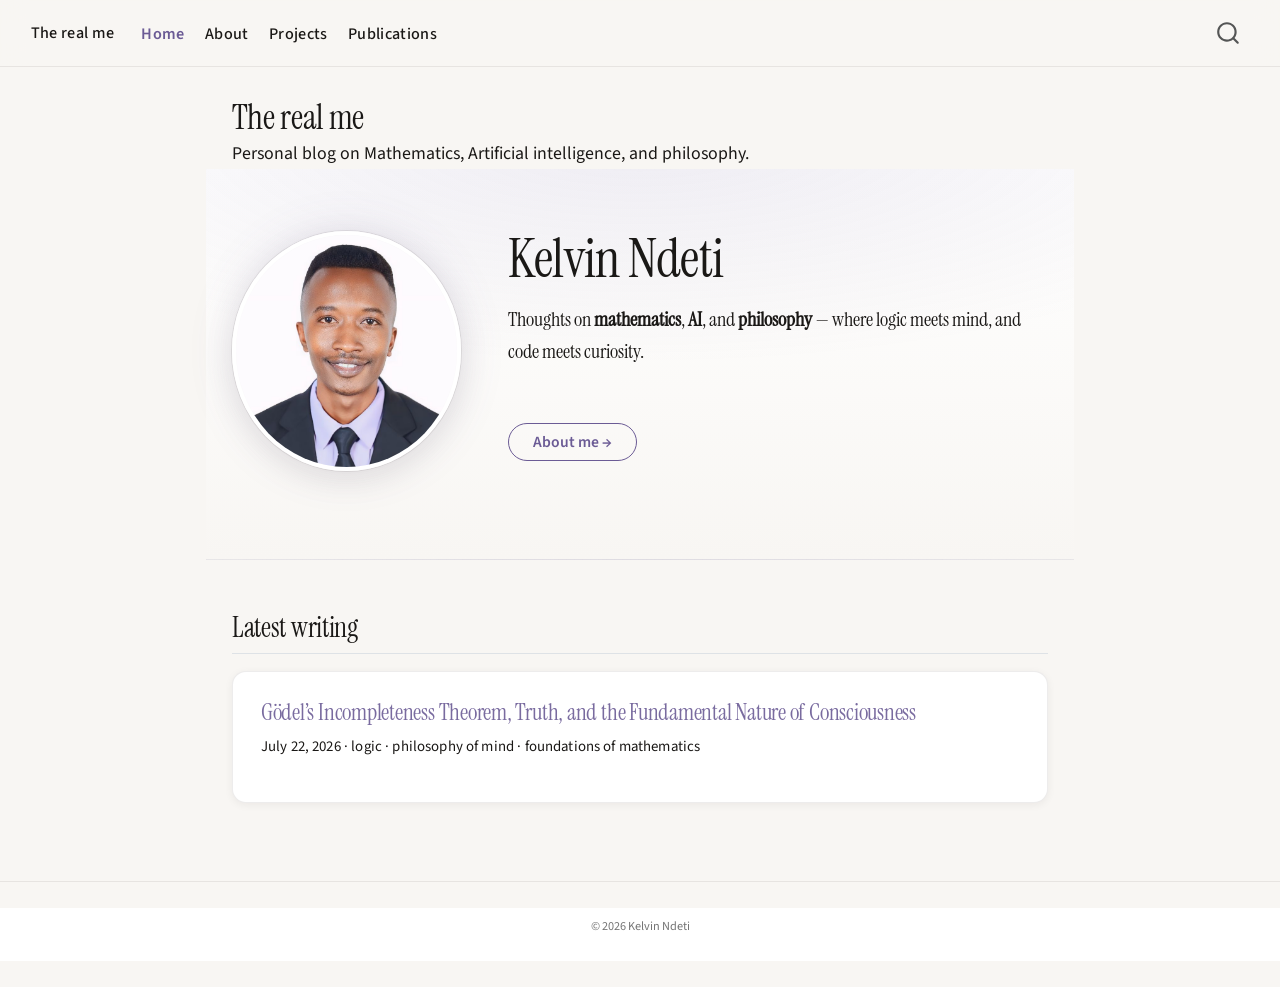
<file: index.html>
<!DOCTYPE html>
<html xmlns="http://www.w3.org/1999/xhtml" lang="en" xml:lang="en"><head>

<meta charset="utf-8">
<meta name="generator" content="quarto-1.9.38">

<meta name="viewport" content="width=device-width, initial-scale=1.0, user-scalable=yes">

<meta name="description" content="Personal blog on Mathematics, Artificial intelligence, and philosophy.">

<title>The real me</title>
<style>
/* Default styles provided by pandoc.
** See https://pandoc.org/MANUAL.html#variables-for-html for config info.
*/
code{white-space: pre-wrap;}
span.smallcaps{font-variant: small-caps;}
div.columns{display: flex; gap: min(4vw, 1.5em);}
div.column{flex: auto; overflow-x: auto;}
div.hanging-indent{margin-left: 1.5em; text-indent: -1.5em;}
ul.task-list{list-style: none;}
ul.task-list li input[type="checkbox"] {
  width: 0.8em;
  margin: 0 0.8em 0.2em -1em; /* quarto-specific, see https://github.com/quarto-dev/quarto-cli/issues/4556 */ 
  vertical-align: middle;
}
</style>


<script src="site_libs/quarto-nav/quarto-nav.js"></script>
<script src="site_libs/quarto-nav/headroom.min.js"></script>
<script src="site_libs/clipboard/clipboard.min.js"></script>
<script src="site_libs/quarto-search/autocomplete.umd.js"></script>
<script src="site_libs/quarto-search/fuse.min.js"></script>
<script src="site_libs/quarto-search/quarto-search.js"></script>
<meta name="quarto:offset" content="./">
<script src="site_libs/quarto-html/quarto.js" type="module"></script>
<script src="site_libs/quarto-html/tabsets/tabsets.js" type="module"></script>
<script src="site_libs/quarto-html/popper.min.js"></script>
<script src="site_libs/quarto-html/tippy.umd.min.js"></script>
<script src="site_libs/quarto-html/anchor.min.js"></script>
<link href="site_libs/quarto-html/tippy.css" rel="stylesheet">
<link href="site_libs/quarto-html/quarto-syntax-highlighting-15634bcf2e68342d4ad2dfa704d543f6.css" rel="stylesheet" id="quarto-text-highlighting-styles">
<script src="site_libs/bootstrap/bootstrap.min.js"></script>
<link href="site_libs/bootstrap/bootstrap-icons.css" rel="stylesheet">
<link href="site_libs/bootstrap/bootstrap-540f71f7f7571f63f0aad695e52d0010.min.css" rel="stylesheet" append-hash="true" id="quarto-bootstrap" data-mode="light">
<script id="quarto-search-options" type="application/json">{
  "location": "navbar",
  "copy-button": false,
  "collapse-after": 3,
  "panel-placement": "end",
  "type": "overlay",
  "limit": 50,
  "keyboard-shortcut": [
    "f",
    "/",
    "s"
  ],
  "show-item-context": false,
  "language": {
    "search-no-results-text": "No results",
    "search-matching-documents-text": "matching documents",
    "search-copy-link-title": "Copy link to search",
    "search-hide-matches-text": "Hide additional matches",
    "search-more-match-text": "more match in this document",
    "search-more-matches-text": "more matches in this document",
    "search-clear-button-title": "Clear",
    "search-text-placeholder": "",
    "search-detached-cancel-button-title": "Cancel",
    "search-submit-button-title": "Submit",
    "search-label": "Search"
  }
}</script>


<link rel="stylesheet" href="styles.css">
</head>

<body class="nav-fixed fullcontent quarto-light">

<div id="quarto-search-results"></div>
  <header id="quarto-header" class="headroom fixed-top">
    <nav class="navbar navbar-expand-lg " data-bs-theme="dark">
      <div class="navbar-container container-fluid">
      <div class="navbar-brand-container mx-auto">
    <a class="navbar-brand" href="./index.html">
    <span class="navbar-title">The real me</span>
    </a>
  </div>
            <div id="quarto-search" class="" title="Search"></div>
          <button class="navbar-toggler" type="button" data-bs-toggle="collapse" data-bs-target="#navbarCollapse" aria-controls="navbarCollapse" role="menu" aria-expanded="false" aria-label="Toggle navigation" onclick="if (window.quartoToggleHeadroom) { window.quartoToggleHeadroom(); }">
  <span class="navbar-toggler-icon"></span>
</button>
          <div class="collapse navbar-collapse" id="navbarCollapse">
            <ul class="navbar-nav navbar-nav-scroll me-auto">
  <li class="nav-item">
    <a class="nav-link active" href="./index.html" aria-current="page"> 
<span class="menu-text">Home</span></a>
  </li>  
  <li class="nav-item">
    <a class="nav-link" href="./about.html"> 
<span class="menu-text">About</span></a>
  </li>  
  <li class="nav-item">
    <a class="nav-link" href="./projects.html"> 
<span class="menu-text">Projects</span></a>
  </li>  
  <li class="nav-item">
    <a class="nav-link" href="./publications.html"> 
<span class="menu-text">Publications</span></a>
  </li>  
</ul>
          </div> <!-- /navcollapse -->
            <div class="quarto-navbar-tools">
</div>
      </div> <!-- /container-fluid -->
    </nav>
</header>
<!-- content -->
<div id="quarto-content" class="quarto-container page-columns page-rows-contents page-layout-article page-navbar">
<!-- sidebar -->
<!-- margin-sidebar -->
    
<!-- main -->
<main class="content" id="quarto-document-content">

<header id="title-block-header" class="quarto-title-block default">
<div class="quarto-title">
<h1 class="title">The real me</h1>
</div>

<div>
  <div class="description">
    Personal blog on Mathematics, Artificial intelligence, and philosophy.
  </div>
</div>


<div class="quarto-title-meta">

    
  
    
  </div>
  


</header>


<div class="hero">
<div class="hero-inner">
<p><img src="images/profile.jpeg" class="profile-photo img-fluid" alt="Kelvin Ndeti" width="240"></p>
<section id="kelvin-ndeti" class="level1 hero-name hero-text">
<h1 class="hero-name">Kelvin Ndeti</h1>
<div class="hero-tagline">
<p>Thoughts on <strong>mathematics</strong>, <strong>AI</strong>, and <strong>philosophy</strong> — where logic meets mind, and code meets curiosity.</p>
</div>
<p><a href="./about.html" class="hero-link">About me →</a></p>
</section>
</div>
</div>
<section id="latest-writing" class="level2">
<h2 class="anchored" data-anchor-id="latest-writing">Latest writing</h2>
<div class="posts-grid">
<section id="gödels-incompleteness-theorem-truth-and-the-fundamental-nature-of-consciousness" class="level3 post-card">
<h3 class="anchored" data-anchor-id="gödels-incompleteness-theorem-truth-and-the-fundamental-nature-of-consciousness"><a href="./posts/2026-08-05-consciousness/">Gödel’s Incompleteness Theorem, Truth, and the Fundamental Nature of Consciousness</a></h3>
<div class="post-meta">
<p>July 22, 2026 · logic · philosophy of mind · foundations of mathematics</p>
</div>
</section>
</div>
</section>



</main> <!-- /main -->
<script id="quarto-html-after-body" type="application/javascript">
  window.document.addEventListener("DOMContentLoaded", function (event) {
    const icon = "";
    const anchorJS = new window.AnchorJS();
    anchorJS.options = {
      placement: 'right',
      icon: icon
    };
    anchorJS.add('.anchored');
    const isCodeAnnotation = (el) => {
      for (const clz of el.classList) {
        if (clz.startsWith('code-annotation-')) {                     
          return true;
        }
      }
      return false;
    }
    const onCopySuccess = function(e) {
      // button target
      const button = e.trigger;
      // don't keep focus
      button.blur();
      // flash "checked"
      button.classList.add('code-copy-button-checked');
      var currentTitle = button.getAttribute("title");
      button.setAttribute("title", "Copied!");
      let tooltip;
      if (window.bootstrap) {
        button.setAttribute("data-bs-toggle", "tooltip");
        button.setAttribute("data-bs-placement", "left");
        button.setAttribute("data-bs-title", "Copied!");
        tooltip = new bootstrap.Tooltip(button, 
          { trigger: "manual", 
            customClass: "code-copy-button-tooltip",
            offset: [0, -8]});
        tooltip.show();    
      }
      setTimeout(function() {
        if (tooltip) {
          tooltip.hide();
          button.removeAttribute("data-bs-title");
          button.removeAttribute("data-bs-toggle");
          button.removeAttribute("data-bs-placement");
        }
        button.setAttribute("title", currentTitle);
        button.classList.remove('code-copy-button-checked');
      }, 1000);
      // clear code selection
      e.clearSelection();
    }
    const getTextToCopy = function(trigger) {
      const outerScaffold = trigger.parentElement.cloneNode(true);
      const codeEl = outerScaffold.querySelector('code');
      for (const childEl of codeEl.children) {
        if (isCodeAnnotation(childEl)) {
          childEl.remove();
        }
      }
      return codeEl.innerText;
    }
    const clipboard = new window.ClipboardJS('.code-copy-button:not([data-in-quarto-modal])', {
      text: getTextToCopy
    });
    clipboard.on('success', onCopySuccess);
    if (window.document.getElementById('quarto-embedded-source-code-modal')) {
      const clipboardModal = new window.ClipboardJS('.code-copy-button[data-in-quarto-modal]', {
        text: getTextToCopy,
        container: window.document.getElementById('quarto-embedded-source-code-modal')
      });
      clipboardModal.on('success', onCopySuccess);
    }
      var localhostRegex = new RegExp(/^(?:http|https):\/\/localhost\:?[0-9]*\//);
      var mailtoRegex = new RegExp(/^mailto:/);
        var filterRegex = new RegExp('/' + window.location.host + '/');
      var isInternal = (href) => {
          return filterRegex.test(href) || localhostRegex.test(href) || mailtoRegex.test(href);
      }
      // Inspect non-navigation links and adorn them if external
     var links = window.document.querySelectorAll('a[href]:not(.nav-link):not(.navbar-brand):not(.toc-action):not(.sidebar-link):not(.sidebar-item-toggle):not(.pagination-link):not(.no-external):not([aria-hidden]):not(.dropdown-item):not(.quarto-navigation-tool):not(.about-link)');
      for (var i=0; i<links.length; i++) {
        const link = links[i];
        if (!isInternal(link.href)) {
          // undo the damage that might have been done by quarto-nav.js in the case of
          // links that we want to consider external
          if (link.dataset.originalHref !== undefined) {
            link.href = link.dataset.originalHref;
          }
        }
      }
    function tippyHover(el, contentFn, onTriggerFn, onUntriggerFn) {
      const config = {
        allowHTML: true,
        maxWidth: 500,
        delay: 100,
        arrow: false,
        appendTo: function(el) {
            return el.parentElement;
        },
        interactive: true,
        interactiveBorder: 10,
        theme: 'quarto',
        placement: 'bottom-start',
      };
      if (contentFn) {
        config.content = contentFn;
      }
      if (onTriggerFn) {
        config.onTrigger = onTriggerFn;
      }
      if (onUntriggerFn) {
        config.onUntrigger = onUntriggerFn;
      }
      window.tippy(el, config); 
    }
    const noterefs = window.document.querySelectorAll('a[role="doc-noteref"]');
    for (var i=0; i<noterefs.length; i++) {
      const ref = noterefs[i];
      tippyHover(ref, function() {
        // use id or data attribute instead here
        let href = ref.getAttribute('data-footnote-href') || ref.getAttribute('href');
        try { href = new URL(href).hash; } catch {}
        const id = href.replace(/^#\/?/, "");
        const note = window.document.getElementById(id);
        if (note) {
          return note.innerHTML;
        } else {
          return "";
        }
      });
    }
    const xrefs = window.document.querySelectorAll('a.quarto-xref');
    const processXRef = (id, note) => {
      // Strip column container classes
      const stripColumnClz = (el) => {
        el.classList.remove("page-full", "page-columns");
        if (el.children) {
          for (const child of el.children) {
            stripColumnClz(child);
          }
        }
      }
      stripColumnClz(note)
      if (id === null || id.startsWith('sec-')) {
        // Special case sections, only their first couple elements
        const container = document.createElement("div");
        if (note.children && note.children.length > 2) {
          container.appendChild(note.children[0].cloneNode(true));
          for (let i = 1; i < note.children.length; i++) {
            const child = note.children[i];
            if (child.tagName === "P" && child.innerText === "") {
              continue;
            } else {
              container.appendChild(child.cloneNode(true));
              break;
            }
          }
          if (window.Quarto?.typesetMath) {
            window.Quarto.typesetMath(container);
          }
          return container.innerHTML
        } else {
          if (window.Quarto?.typesetMath) {
            window.Quarto.typesetMath(note);
          }
          return note.innerHTML;
        }
      } else {
        // Remove any anchor links if they are present
        const anchorLink = note.querySelector('a.anchorjs-link');
        if (anchorLink) {
          anchorLink.remove();
        }
        if (window.Quarto?.typesetMath) {
          window.Quarto.typesetMath(note);
        }
        if (note.classList.contains("callout")) {
          return note.outerHTML;
        } else {
          return note.innerHTML;
        }
      }
    }
    for (var i=0; i<xrefs.length; i++) {
      const xref = xrefs[i];
      tippyHover(xref, undefined, function(instance) {
        instance.disable();
        let url = xref.getAttribute('href');
        let hash = undefined; 
        if (url.startsWith('#')) {
          hash = url;
        } else {
          try { hash = new URL(url).hash; } catch {}
        }
        if (hash) {
          const id = hash.replace(/^#\/?/, "");
          const note = window.document.getElementById(id);
          if (note !== null) {
            try {
              const html = processXRef(id, note.cloneNode(true));
              instance.setContent(html);
            } finally {
              instance.enable();
              instance.show();
            }
          } else {
            // See if we can fetch this
            fetch(url.split('#')[0])
            .then(res => res.text())
            .then(html => {
              const parser = new DOMParser();
              const htmlDoc = parser.parseFromString(html, "text/html");
              const note = htmlDoc.getElementById(id);
              if (note !== null) {
                const html = processXRef(id, note);
                instance.setContent(html);
              } 
            }).finally(() => {
              instance.enable();
              instance.show();
            });
          }
        } else {
          // See if we can fetch a full url (with no hash to target)
          // This is a special case and we should probably do some content thinning / targeting
          fetch(url)
          .then(res => res.text())
          .then(html => {
            const parser = new DOMParser();
            const htmlDoc = parser.parseFromString(html, "text/html");
            const note = htmlDoc.querySelector('main.content');
            if (note !== null) {
              // This should only happen for chapter cross references
              // (since there is no id in the URL)
              // remove the first header
              if (note.children.length > 0 && note.children[0].tagName === "HEADER") {
                note.children[0].remove();
              }
              const html = processXRef(null, note);
              instance.setContent(html);
            } 
          }).finally(() => {
            instance.enable();
            instance.show();
          });
        }
      }, function(instance) {
      });
    }
        let selectedAnnoteEl;
        const selectorForAnnotation = ( cell, annotation) => {
          let cellAttr = 'data-code-cell="' + cell + '"';
          let lineAttr = 'data-code-annotation="' +  annotation + '"';
          const selector = 'span[' + cellAttr + '][' + lineAttr + ']';
          return selector;
        }
        const selectCodeLines = (annoteEl) => {
          const doc = window.document;
          const targetCell = annoteEl.getAttribute("data-target-cell");
          const targetAnnotation = annoteEl.getAttribute("data-target-annotation");
          const annoteSpan = window.document.querySelector(selectorForAnnotation(targetCell, targetAnnotation));
          const lines = annoteSpan.getAttribute("data-code-lines").split(",");
          const lineIds = lines.map((line) => {
            return targetCell + "-" + line;
          })
          let top = null;
          let height = null;
          let parent = null;
          if (lineIds.length > 0) {
              //compute the position of the single el (top and bottom and make a div)
              const el = window.document.getElementById(lineIds[0]);
              top = el.offsetTop;
              height = el.offsetHeight;
              parent = el.parentElement.parentElement;
            if (lineIds.length > 1) {
              const lastEl = window.document.getElementById(lineIds[lineIds.length - 1]);
              const bottom = lastEl.offsetTop + lastEl.offsetHeight;
              height = bottom - top;
            }
            if (top !== null && height !== null && parent !== null) {
              // cook up a div (if necessary) and position it 
              let div = window.document.getElementById("code-annotation-line-highlight");
              if (div === null) {
                div = window.document.createElement("div");
                div.setAttribute("id", "code-annotation-line-highlight");
                div.style.position = 'absolute';
                parent.appendChild(div);
              }
              div.style.top = top - 2 + "px";
              div.style.height = height + 4 + "px";
              div.style.left = 0;
              let gutterDiv = window.document.getElementById("code-annotation-line-highlight-gutter");
              if (gutterDiv === null) {
                gutterDiv = window.document.createElement("div");
                gutterDiv.setAttribute("id", "code-annotation-line-highlight-gutter");
                gutterDiv.style.position = 'absolute';
                const codeCell = window.document.getElementById(targetCell);
                const gutter = codeCell.querySelector('.code-annotation-gutter');
                gutter.appendChild(gutterDiv);
              }
              gutterDiv.style.top = top - 2 + "px";
              gutterDiv.style.height = height + 4 + "px";
            }
            selectedAnnoteEl = annoteEl;
          }
        };
        const unselectCodeLines = () => {
          const elementsIds = ["code-annotation-line-highlight", "code-annotation-line-highlight-gutter"];
          elementsIds.forEach((elId) => {
            const div = window.document.getElementById(elId);
            if (div) {
              div.remove();
            }
          });
          selectedAnnoteEl = undefined;
        };
          // Handle positioning of the toggle
      window.addEventListener(
        "resize",
        throttle(() => {
          elRect = undefined;
          if (selectedAnnoteEl) {
            selectCodeLines(selectedAnnoteEl);
          }
        }, 10)
      );
      function throttle(fn, ms) {
      let throttle = false;
      let timer;
        return (...args) => {
          if(!throttle) { // first call gets through
              fn.apply(this, args);
              throttle = true;
          } else { // all the others get throttled
              if(timer) clearTimeout(timer); // cancel #2
              timer = setTimeout(() => {
                fn.apply(this, args);
                timer = throttle = false;
              }, ms);
          }
        };
      }
        // Attach click handler to the DT
        const annoteDls = window.document.querySelectorAll('dt[data-target-cell]');
        for (const annoteDlNode of annoteDls) {
          annoteDlNode.addEventListener('click', (event) => {
            const clickedEl = event.target;
            if (clickedEl !== selectedAnnoteEl) {
              unselectCodeLines();
              const activeEl = window.document.querySelector('dt[data-target-cell].code-annotation-active');
              if (activeEl) {
                activeEl.classList.remove('code-annotation-active');
              }
              selectCodeLines(clickedEl);
              clickedEl.classList.add('code-annotation-active');
            } else {
              // Unselect the line
              unselectCodeLines();
              clickedEl.classList.remove('code-annotation-active');
            }
          });
        }
    const findCites = (el) => {
      const parentEl = el.parentElement;
      if (parentEl) {
        const cites = parentEl.dataset.cites;
        if (cites) {
          return {
            el,
            cites: cites.split(' ')
          };
        } else {
          return findCites(el.parentElement)
        }
      } else {
        return undefined;
      }
    };
    var bibliorefs = window.document.querySelectorAll('a[role="doc-biblioref"]');
    for (var i=0; i<bibliorefs.length; i++) {
      const ref = bibliorefs[i];
      const citeInfo = findCites(ref);
      if (citeInfo) {
        tippyHover(citeInfo.el, function() {
          var popup = window.document.createElement('div');
          citeInfo.cites.forEach(function(cite) {
            var citeDiv = window.document.createElement('div');
            citeDiv.classList.add('hanging-indent');
            citeDiv.classList.add('csl-entry');
            var biblioDiv = window.document.getElementById('ref-' + cite);
            if (biblioDiv) {
              citeDiv.innerHTML = biblioDiv.innerHTML;
            }
            popup.appendChild(citeDiv);
          });
          return popup.innerHTML;
        });
      }
    }
  });
  </script>
</div> <!-- /content -->
<footer class="footer">
  <div class="nav-footer">
    <div class="nav-footer-left">
      &nbsp;
    </div>   
    <div class="nav-footer-center">
<p>© 2026 Kelvin Ndeti</p>
</div>
    <div class="nav-footer-right">
      &nbsp;
    </div>
  </div>
</footer>




</body></html>
</file>
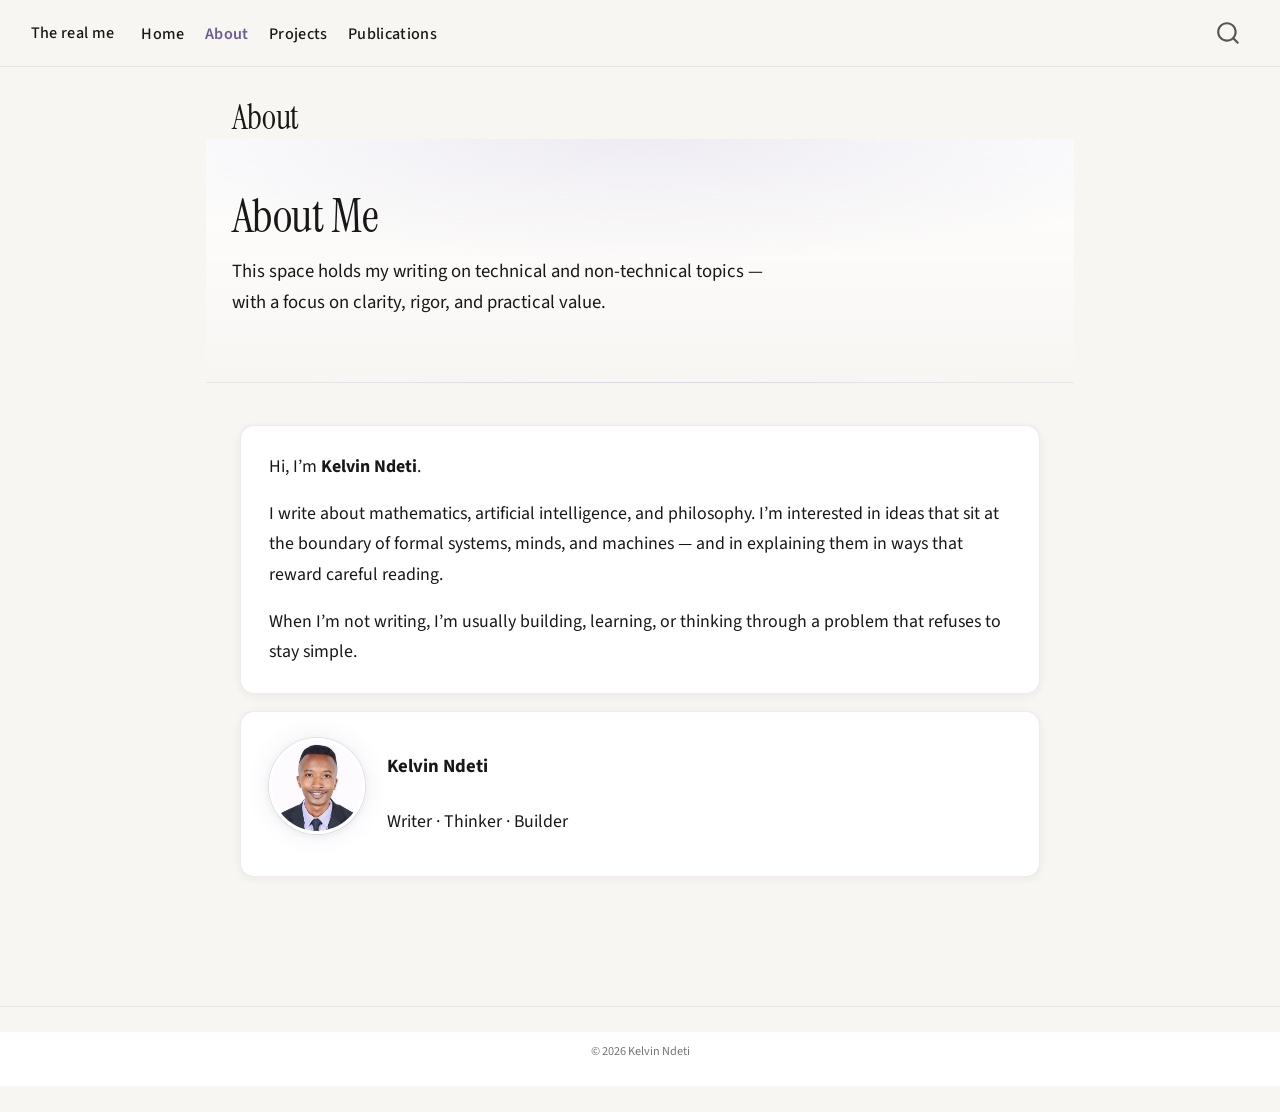
<file: about.html>
<!DOCTYPE html>
<html xmlns="http://www.w3.org/1999/xhtml" lang="en" xml:lang="en"><head>

<meta charset="utf-8">
<meta name="generator" content="quarto-1.9.38">

<meta name="viewport" content="width=device-width, initial-scale=1.0, user-scalable=yes">


<title>About – The real me</title>
<style>
/* Default styles provided by pandoc.
** See https://pandoc.org/MANUAL.html#variables-for-html for config info.
*/
code{white-space: pre-wrap;}
span.smallcaps{font-variant: small-caps;}
div.columns{display: flex; gap: min(4vw, 1.5em);}
div.column{flex: auto; overflow-x: auto;}
div.hanging-indent{margin-left: 1.5em; text-indent: -1.5em;}
ul.task-list{list-style: none;}
ul.task-list li input[type="checkbox"] {
  width: 0.8em;
  margin: 0 0.8em 0.2em -1em; /* quarto-specific, see https://github.com/quarto-dev/quarto-cli/issues/4556 */ 
  vertical-align: middle;
}
</style>


<script src="site_libs/quarto-nav/quarto-nav.js"></script>
<script src="site_libs/quarto-nav/headroom.min.js"></script>
<script src="site_libs/clipboard/clipboard.min.js"></script>
<script src="site_libs/quarto-search/autocomplete.umd.js"></script>
<script src="site_libs/quarto-search/fuse.min.js"></script>
<script src="site_libs/quarto-search/quarto-search.js"></script>
<meta name="quarto:offset" content="./">
<script src="site_libs/quarto-html/quarto.js" type="module"></script>
<script src="site_libs/quarto-html/tabsets/tabsets.js" type="module"></script>
<script src="site_libs/quarto-html/popper.min.js"></script>
<script src="site_libs/quarto-html/tippy.umd.min.js"></script>
<script src="site_libs/quarto-html/anchor.min.js"></script>
<link href="site_libs/quarto-html/tippy.css" rel="stylesheet">
<link href="site_libs/quarto-html/quarto-syntax-highlighting-15634bcf2e68342d4ad2dfa704d543f6.css" rel="stylesheet" id="quarto-text-highlighting-styles">
<script src="site_libs/bootstrap/bootstrap.min.js"></script>
<link href="site_libs/bootstrap/bootstrap-icons.css" rel="stylesheet">
<link href="site_libs/bootstrap/bootstrap-540f71f7f7571f63f0aad695e52d0010.min.css" rel="stylesheet" append-hash="true" id="quarto-bootstrap" data-mode="light">
<script id="quarto-search-options" type="application/json">{
  "location": "navbar",
  "copy-button": false,
  "collapse-after": 3,
  "panel-placement": "end",
  "type": "overlay",
  "limit": 50,
  "keyboard-shortcut": [
    "f",
    "/",
    "s"
  ],
  "show-item-context": false,
  "language": {
    "search-no-results-text": "No results",
    "search-matching-documents-text": "matching documents",
    "search-copy-link-title": "Copy link to search",
    "search-hide-matches-text": "Hide additional matches",
    "search-more-match-text": "more match in this document",
    "search-more-matches-text": "more matches in this document",
    "search-clear-button-title": "Clear",
    "search-text-placeholder": "",
    "search-detached-cancel-button-title": "Cancel",
    "search-submit-button-title": "Submit",
    "search-label": "Search"
  }
}</script>


<link rel="stylesheet" href="styles.css">
</head>

<body class="nav-fixed fullcontent quarto-light">

<div id="quarto-search-results"></div>
  <header id="quarto-header" class="headroom fixed-top">
    <nav class="navbar navbar-expand-lg " data-bs-theme="dark">
      <div class="navbar-container container-fluid">
      <div class="navbar-brand-container mx-auto">
    <a class="navbar-brand" href="./index.html">
    <span class="navbar-title">The real me</span>
    </a>
  </div>
            <div id="quarto-search" class="" title="Search"></div>
          <button class="navbar-toggler" type="button" data-bs-toggle="collapse" data-bs-target="#navbarCollapse" aria-controls="navbarCollapse" role="menu" aria-expanded="false" aria-label="Toggle navigation" onclick="if (window.quartoToggleHeadroom) { window.quartoToggleHeadroom(); }">
  <span class="navbar-toggler-icon"></span>
</button>
          <div class="collapse navbar-collapse" id="navbarCollapse">
            <ul class="navbar-nav navbar-nav-scroll me-auto">
  <li class="nav-item">
    <a class="nav-link" href="./index.html"> 
<span class="menu-text">Home</span></a>
  </li>  
  <li class="nav-item">
    <a class="nav-link active" href="./about.html" aria-current="page"> 
<span class="menu-text">About</span></a>
  </li>  
  <li class="nav-item">
    <a class="nav-link" href="./projects.html"> 
<span class="menu-text">Projects</span></a>
  </li>  
  <li class="nav-item">
    <a class="nav-link" href="./publications.html"> 
<span class="menu-text">Publications</span></a>
  </li>  
</ul>
          </div> <!-- /navcollapse -->
            <div class="quarto-navbar-tools">
</div>
      </div> <!-- /container-fluid -->
    </nav>
</header>
<!-- content -->
<div id="quarto-content" class="quarto-container page-columns page-rows-contents page-layout-article page-navbar">
<!-- sidebar -->
<!-- margin-sidebar -->
    
<!-- main -->
<main class="content" id="quarto-document-content">

<header id="title-block-header" class="quarto-title-block default">
<div class="quarto-title">
<h1 class="title">About</h1>
</div>



<div class="quarto-title-meta">

    
  
    
  </div>
  


</header>


<section id="about-me" class="level1 page-header">
<h1>About Me</h1>
<div class="page-lead">
<p>This space holds my writing on technical and non-technical topics — with a focus on clarity, rigor, and practical value.</p>
</div>
</section>
<div class="page-content">
<div class="content-card">
<p>Hi, I’m <strong>Kelvin Ndeti</strong>.</p>
<p>I write about mathematics, artificial intelligence, and philosophy. I’m interested in ideas that sit at the boundary of formal systems, minds, and machines — and in explaining them in ways that reward careful reading.</p>
<p>When I’m not writing, I’m usually building, learning, or thinking through a problem that refuses to stay simple.</p>
</div>
<div class="content-card profile-card">
<p><img src="images/profile.jpeg" class="profile-photo-sm img-fluid" alt="Kelvin Ndeti" width="120"></p>
<div class="profile-card-text">
<p><strong>Kelvin Ndeti</strong><br>
Writer · Thinker · Builder</p>
</div>
</div>
</div>



</main> <!-- /main -->
<script id="quarto-html-after-body" type="application/javascript">
  window.document.addEventListener("DOMContentLoaded", function (event) {
    const icon = "";
    const anchorJS = new window.AnchorJS();
    anchorJS.options = {
      placement: 'right',
      icon: icon
    };
    anchorJS.add('.anchored');
    const isCodeAnnotation = (el) => {
      for (const clz of el.classList) {
        if (clz.startsWith('code-annotation-')) {                     
          return true;
        }
      }
      return false;
    }
    const onCopySuccess = function(e) {
      // button target
      const button = e.trigger;
      // don't keep focus
      button.blur();
      // flash "checked"
      button.classList.add('code-copy-button-checked');
      var currentTitle = button.getAttribute("title");
      button.setAttribute("title", "Copied!");
      let tooltip;
      if (window.bootstrap) {
        button.setAttribute("data-bs-toggle", "tooltip");
        button.setAttribute("data-bs-placement", "left");
        button.setAttribute("data-bs-title", "Copied!");
        tooltip = new bootstrap.Tooltip(button, 
          { trigger: "manual", 
            customClass: "code-copy-button-tooltip",
            offset: [0, -8]});
        tooltip.show();    
      }
      setTimeout(function() {
        if (tooltip) {
          tooltip.hide();
          button.removeAttribute("data-bs-title");
          button.removeAttribute("data-bs-toggle");
          button.removeAttribute("data-bs-placement");
        }
        button.setAttribute("title", currentTitle);
        button.classList.remove('code-copy-button-checked');
      }, 1000);
      // clear code selection
      e.clearSelection();
    }
    const getTextToCopy = function(trigger) {
      const outerScaffold = trigger.parentElement.cloneNode(true);
      const codeEl = outerScaffold.querySelector('code');
      for (const childEl of codeEl.children) {
        if (isCodeAnnotation(childEl)) {
          childEl.remove();
        }
      }
      return codeEl.innerText;
    }
    const clipboard = new window.ClipboardJS('.code-copy-button:not([data-in-quarto-modal])', {
      text: getTextToCopy
    });
    clipboard.on('success', onCopySuccess);
    if (window.document.getElementById('quarto-embedded-source-code-modal')) {
      const clipboardModal = new window.ClipboardJS('.code-copy-button[data-in-quarto-modal]', {
        text: getTextToCopy,
        container: window.document.getElementById('quarto-embedded-source-code-modal')
      });
      clipboardModal.on('success', onCopySuccess);
    }
      var localhostRegex = new RegExp(/^(?:http|https):\/\/localhost\:?[0-9]*\//);
      var mailtoRegex = new RegExp(/^mailto:/);
        var filterRegex = new RegExp('/' + window.location.host + '/');
      var isInternal = (href) => {
          return filterRegex.test(href) || localhostRegex.test(href) || mailtoRegex.test(href);
      }
      // Inspect non-navigation links and adorn them if external
     var links = window.document.querySelectorAll('a[href]:not(.nav-link):not(.navbar-brand):not(.toc-action):not(.sidebar-link):not(.sidebar-item-toggle):not(.pagination-link):not(.no-external):not([aria-hidden]):not(.dropdown-item):not(.quarto-navigation-tool):not(.about-link)');
      for (var i=0; i<links.length; i++) {
        const link = links[i];
        if (!isInternal(link.href)) {
          // undo the damage that might have been done by quarto-nav.js in the case of
          // links that we want to consider external
          if (link.dataset.originalHref !== undefined) {
            link.href = link.dataset.originalHref;
          }
        }
      }
    function tippyHover(el, contentFn, onTriggerFn, onUntriggerFn) {
      const config = {
        allowHTML: true,
        maxWidth: 500,
        delay: 100,
        arrow: false,
        appendTo: function(el) {
            return el.parentElement;
        },
        interactive: true,
        interactiveBorder: 10,
        theme: 'quarto',
        placement: 'bottom-start',
      };
      if (contentFn) {
        config.content = contentFn;
      }
      if (onTriggerFn) {
        config.onTrigger = onTriggerFn;
      }
      if (onUntriggerFn) {
        config.onUntrigger = onUntriggerFn;
      }
      window.tippy(el, config); 
    }
    const noterefs = window.document.querySelectorAll('a[role="doc-noteref"]');
    for (var i=0; i<noterefs.length; i++) {
      const ref = noterefs[i];
      tippyHover(ref, function() {
        // use id or data attribute instead here
        let href = ref.getAttribute('data-footnote-href') || ref.getAttribute('href');
        try { href = new URL(href).hash; } catch {}
        const id = href.replace(/^#\/?/, "");
        const note = window.document.getElementById(id);
        if (note) {
          return note.innerHTML;
        } else {
          return "";
        }
      });
    }
    const xrefs = window.document.querySelectorAll('a.quarto-xref');
    const processXRef = (id, note) => {
      // Strip column container classes
      const stripColumnClz = (el) => {
        el.classList.remove("page-full", "page-columns");
        if (el.children) {
          for (const child of el.children) {
            stripColumnClz(child);
          }
        }
      }
      stripColumnClz(note)
      if (id === null || id.startsWith('sec-')) {
        // Special case sections, only their first couple elements
        const container = document.createElement("div");
        if (note.children && note.children.length > 2) {
          container.appendChild(note.children[0].cloneNode(true));
          for (let i = 1; i < note.children.length; i++) {
            const child = note.children[i];
            if (child.tagName === "P" && child.innerText === "") {
              continue;
            } else {
              container.appendChild(child.cloneNode(true));
              break;
            }
          }
          if (window.Quarto?.typesetMath) {
            window.Quarto.typesetMath(container);
          }
          return container.innerHTML
        } else {
          if (window.Quarto?.typesetMath) {
            window.Quarto.typesetMath(note);
          }
          return note.innerHTML;
        }
      } else {
        // Remove any anchor links if they are present
        const anchorLink = note.querySelector('a.anchorjs-link');
        if (anchorLink) {
          anchorLink.remove();
        }
        if (window.Quarto?.typesetMath) {
          window.Quarto.typesetMath(note);
        }
        if (note.classList.contains("callout")) {
          return note.outerHTML;
        } else {
          return note.innerHTML;
        }
      }
    }
    for (var i=0; i<xrefs.length; i++) {
      const xref = xrefs[i];
      tippyHover(xref, undefined, function(instance) {
        instance.disable();
        let url = xref.getAttribute('href');
        let hash = undefined; 
        if (url.startsWith('#')) {
          hash = url;
        } else {
          try { hash = new URL(url).hash; } catch {}
        }
        if (hash) {
          const id = hash.replace(/^#\/?/, "");
          const note = window.document.getElementById(id);
          if (note !== null) {
            try {
              const html = processXRef(id, note.cloneNode(true));
              instance.setContent(html);
            } finally {
              instance.enable();
              instance.show();
            }
          } else {
            // See if we can fetch this
            fetch(url.split('#')[0])
            .then(res => res.text())
            .then(html => {
              const parser = new DOMParser();
              const htmlDoc = parser.parseFromString(html, "text/html");
              const note = htmlDoc.getElementById(id);
              if (note !== null) {
                const html = processXRef(id, note);
                instance.setContent(html);
              } 
            }).finally(() => {
              instance.enable();
              instance.show();
            });
          }
        } else {
          // See if we can fetch a full url (with no hash to target)
          // This is a special case and we should probably do some content thinning / targeting
          fetch(url)
          .then(res => res.text())
          .then(html => {
            const parser = new DOMParser();
            const htmlDoc = parser.parseFromString(html, "text/html");
            const note = htmlDoc.querySelector('main.content');
            if (note !== null) {
              // This should only happen for chapter cross references
              // (since there is no id in the URL)
              // remove the first header
              if (note.children.length > 0 && note.children[0].tagName === "HEADER") {
                note.children[0].remove();
              }
              const html = processXRef(null, note);
              instance.setContent(html);
            } 
          }).finally(() => {
            instance.enable();
            instance.show();
          });
        }
      }, function(instance) {
      });
    }
        let selectedAnnoteEl;
        const selectorForAnnotation = ( cell, annotation) => {
          let cellAttr = 'data-code-cell="' + cell + '"';
          let lineAttr = 'data-code-annotation="' +  annotation + '"';
          const selector = 'span[' + cellAttr + '][' + lineAttr + ']';
          return selector;
        }
        const selectCodeLines = (annoteEl) => {
          const doc = window.document;
          const targetCell = annoteEl.getAttribute("data-target-cell");
          const targetAnnotation = annoteEl.getAttribute("data-target-annotation");
          const annoteSpan = window.document.querySelector(selectorForAnnotation(targetCell, targetAnnotation));
          const lines = annoteSpan.getAttribute("data-code-lines").split(",");
          const lineIds = lines.map((line) => {
            return targetCell + "-" + line;
          })
          let top = null;
          let height = null;
          let parent = null;
          if (lineIds.length > 0) {
              //compute the position of the single el (top and bottom and make a div)
              const el = window.document.getElementById(lineIds[0]);
              top = el.offsetTop;
              height = el.offsetHeight;
              parent = el.parentElement.parentElement;
            if (lineIds.length > 1) {
              const lastEl = window.document.getElementById(lineIds[lineIds.length - 1]);
              const bottom = lastEl.offsetTop + lastEl.offsetHeight;
              height = bottom - top;
            }
            if (top !== null && height !== null && parent !== null) {
              // cook up a div (if necessary) and position it 
              let div = window.document.getElementById("code-annotation-line-highlight");
              if (div === null) {
                div = window.document.createElement("div");
                div.setAttribute("id", "code-annotation-line-highlight");
                div.style.position = 'absolute';
                parent.appendChild(div);
              }
              div.style.top = top - 2 + "px";
              div.style.height = height + 4 + "px";
              div.style.left = 0;
              let gutterDiv = window.document.getElementById("code-annotation-line-highlight-gutter");
              if (gutterDiv === null) {
                gutterDiv = window.document.createElement("div");
                gutterDiv.setAttribute("id", "code-annotation-line-highlight-gutter");
                gutterDiv.style.position = 'absolute';
                const codeCell = window.document.getElementById(targetCell);
                const gutter = codeCell.querySelector('.code-annotation-gutter');
                gutter.appendChild(gutterDiv);
              }
              gutterDiv.style.top = top - 2 + "px";
              gutterDiv.style.height = height + 4 + "px";
            }
            selectedAnnoteEl = annoteEl;
          }
        };
        const unselectCodeLines = () => {
          const elementsIds = ["code-annotation-line-highlight", "code-annotation-line-highlight-gutter"];
          elementsIds.forEach((elId) => {
            const div = window.document.getElementById(elId);
            if (div) {
              div.remove();
            }
          });
          selectedAnnoteEl = undefined;
        };
          // Handle positioning of the toggle
      window.addEventListener(
        "resize",
        throttle(() => {
          elRect = undefined;
          if (selectedAnnoteEl) {
            selectCodeLines(selectedAnnoteEl);
          }
        }, 10)
      );
      function throttle(fn, ms) {
      let throttle = false;
      let timer;
        return (...args) => {
          if(!throttle) { // first call gets through
              fn.apply(this, args);
              throttle = true;
          } else { // all the others get throttled
              if(timer) clearTimeout(timer); // cancel #2
              timer = setTimeout(() => {
                fn.apply(this, args);
                timer = throttle = false;
              }, ms);
          }
        };
      }
        // Attach click handler to the DT
        const annoteDls = window.document.querySelectorAll('dt[data-target-cell]');
        for (const annoteDlNode of annoteDls) {
          annoteDlNode.addEventListener('click', (event) => {
            const clickedEl = event.target;
            if (clickedEl !== selectedAnnoteEl) {
              unselectCodeLines();
              const activeEl = window.document.querySelector('dt[data-target-cell].code-annotation-active');
              if (activeEl) {
                activeEl.classList.remove('code-annotation-active');
              }
              selectCodeLines(clickedEl);
              clickedEl.classList.add('code-annotation-active');
            } else {
              // Unselect the line
              unselectCodeLines();
              clickedEl.classList.remove('code-annotation-active');
            }
          });
        }
    const findCites = (el) => {
      const parentEl = el.parentElement;
      if (parentEl) {
        const cites = parentEl.dataset.cites;
        if (cites) {
          return {
            el,
            cites: cites.split(' ')
          };
        } else {
          return findCites(el.parentElement)
        }
      } else {
        return undefined;
      }
    };
    var bibliorefs = window.document.querySelectorAll('a[role="doc-biblioref"]');
    for (var i=0; i<bibliorefs.length; i++) {
      const ref = bibliorefs[i];
      const citeInfo = findCites(ref);
      if (citeInfo) {
        tippyHover(citeInfo.el, function() {
          var popup = window.document.createElement('div');
          citeInfo.cites.forEach(function(cite) {
            var citeDiv = window.document.createElement('div');
            citeDiv.classList.add('hanging-indent');
            citeDiv.classList.add('csl-entry');
            var biblioDiv = window.document.getElementById('ref-' + cite);
            if (biblioDiv) {
              citeDiv.innerHTML = biblioDiv.innerHTML;
            }
            popup.appendChild(citeDiv);
          });
          return popup.innerHTML;
        });
      }
    }
  });
  </script>
</div> <!-- /content -->
<footer class="footer">
  <div class="nav-footer">
    <div class="nav-footer-left">
      &nbsp;
    </div>   
    <div class="nav-footer-center">
<p>© 2026 Kelvin Ndeti</p>
</div>
    <div class="nav-footer-right">
      &nbsp;
    </div>
  </div>
</footer>




</body></html>
</file>
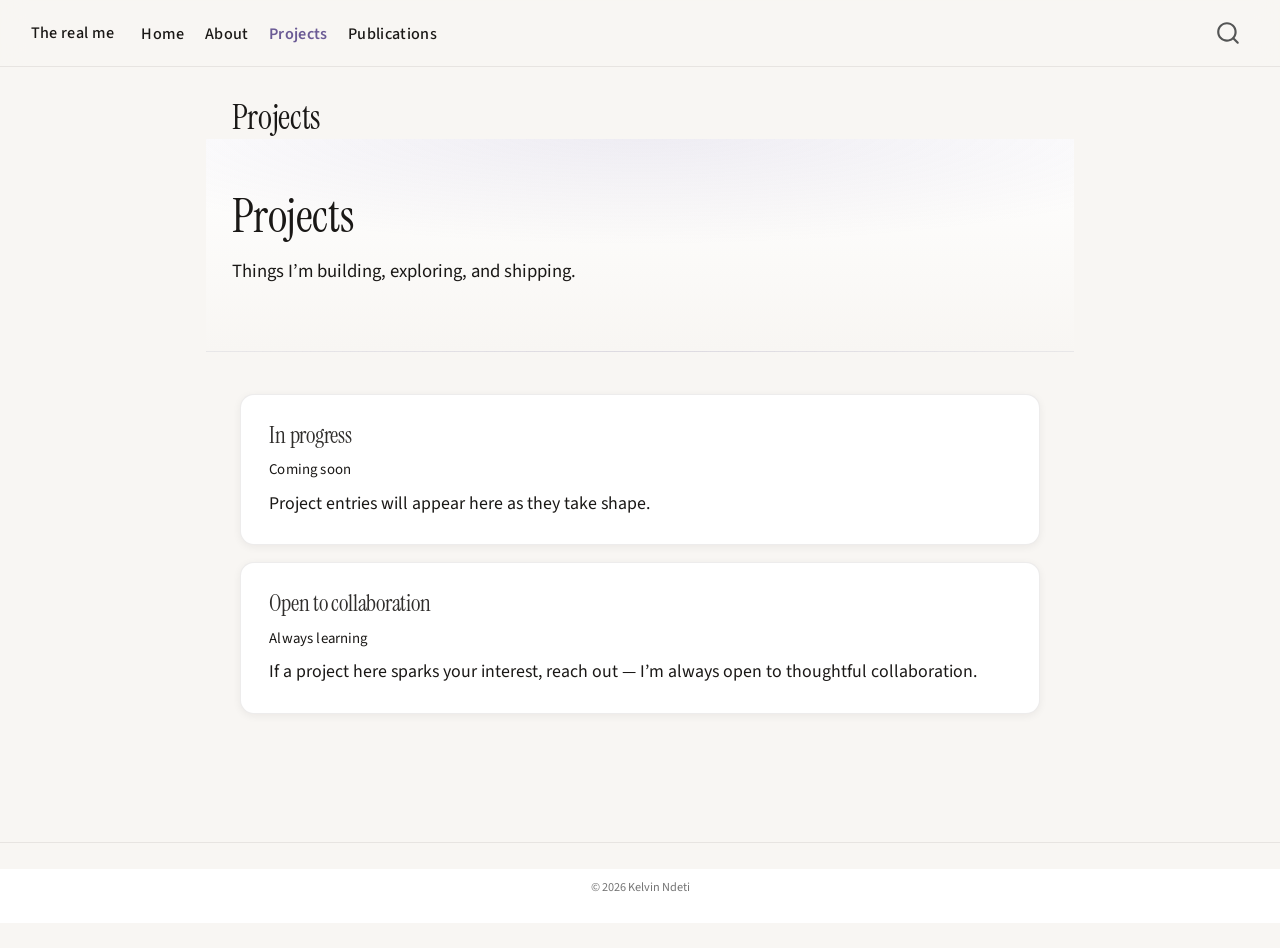
<file: projects.html>
<!DOCTYPE html>
<html xmlns="http://www.w3.org/1999/xhtml" lang="en" xml:lang="en"><head>

<meta charset="utf-8">
<meta name="generator" content="quarto-1.9.38">

<meta name="viewport" content="width=device-width, initial-scale=1.0, user-scalable=yes">


<title>Projects – The real me</title>
<style>
/* Default styles provided by pandoc.
** See https://pandoc.org/MANUAL.html#variables-for-html for config info.
*/
code{white-space: pre-wrap;}
span.smallcaps{font-variant: small-caps;}
div.columns{display: flex; gap: min(4vw, 1.5em);}
div.column{flex: auto; overflow-x: auto;}
div.hanging-indent{margin-left: 1.5em; text-indent: -1.5em;}
ul.task-list{list-style: none;}
ul.task-list li input[type="checkbox"] {
  width: 0.8em;
  margin: 0 0.8em 0.2em -1em; /* quarto-specific, see https://github.com/quarto-dev/quarto-cli/issues/4556 */ 
  vertical-align: middle;
}
</style>


<script src="site_libs/quarto-nav/quarto-nav.js"></script>
<script src="site_libs/quarto-nav/headroom.min.js"></script>
<script src="site_libs/clipboard/clipboard.min.js"></script>
<script src="site_libs/quarto-search/autocomplete.umd.js"></script>
<script src="site_libs/quarto-search/fuse.min.js"></script>
<script src="site_libs/quarto-search/quarto-search.js"></script>
<meta name="quarto:offset" content="./">
<script src="site_libs/quarto-html/quarto.js" type="module"></script>
<script src="site_libs/quarto-html/tabsets/tabsets.js" type="module"></script>
<script src="site_libs/quarto-html/popper.min.js"></script>
<script src="site_libs/quarto-html/tippy.umd.min.js"></script>
<script src="site_libs/quarto-html/anchor.min.js"></script>
<link href="site_libs/quarto-html/tippy.css" rel="stylesheet">
<link href="site_libs/quarto-html/quarto-syntax-highlighting-15634bcf2e68342d4ad2dfa704d543f6.css" rel="stylesheet" id="quarto-text-highlighting-styles">
<script src="site_libs/bootstrap/bootstrap.min.js"></script>
<link href="site_libs/bootstrap/bootstrap-icons.css" rel="stylesheet">
<link href="site_libs/bootstrap/bootstrap-540f71f7f7571f63f0aad695e52d0010.min.css" rel="stylesheet" append-hash="true" id="quarto-bootstrap" data-mode="light">
<script id="quarto-search-options" type="application/json">{
  "location": "navbar",
  "copy-button": false,
  "collapse-after": 3,
  "panel-placement": "end",
  "type": "overlay",
  "limit": 50,
  "keyboard-shortcut": [
    "f",
    "/",
    "s"
  ],
  "show-item-context": false,
  "language": {
    "search-no-results-text": "No results",
    "search-matching-documents-text": "matching documents",
    "search-copy-link-title": "Copy link to search",
    "search-hide-matches-text": "Hide additional matches",
    "search-more-match-text": "more match in this document",
    "search-more-matches-text": "more matches in this document",
    "search-clear-button-title": "Clear",
    "search-text-placeholder": "",
    "search-detached-cancel-button-title": "Cancel",
    "search-submit-button-title": "Submit",
    "search-label": "Search"
  }
}</script>


<link rel="stylesheet" href="styles.css">
</head>

<body class="nav-fixed fullcontent quarto-light">

<div id="quarto-search-results"></div>
  <header id="quarto-header" class="headroom fixed-top">
    <nav class="navbar navbar-expand-lg " data-bs-theme="dark">
      <div class="navbar-container container-fluid">
      <div class="navbar-brand-container mx-auto">
    <a class="navbar-brand" href="./index.html">
    <span class="navbar-title">The real me</span>
    </a>
  </div>
            <div id="quarto-search" class="" title="Search"></div>
          <button class="navbar-toggler" type="button" data-bs-toggle="collapse" data-bs-target="#navbarCollapse" aria-controls="navbarCollapse" role="menu" aria-expanded="false" aria-label="Toggle navigation" onclick="if (window.quartoToggleHeadroom) { window.quartoToggleHeadroom(); }">
  <span class="navbar-toggler-icon"></span>
</button>
          <div class="collapse navbar-collapse" id="navbarCollapse">
            <ul class="navbar-nav navbar-nav-scroll me-auto">
  <li class="nav-item">
    <a class="nav-link" href="./index.html"> 
<span class="menu-text">Home</span></a>
  </li>  
  <li class="nav-item">
    <a class="nav-link" href="./about.html"> 
<span class="menu-text">About</span></a>
  </li>  
  <li class="nav-item">
    <a class="nav-link active" href="./projects.html" aria-current="page"> 
<span class="menu-text">Projects</span></a>
  </li>  
  <li class="nav-item">
    <a class="nav-link" href="./publications.html"> 
<span class="menu-text">Publications</span></a>
  </li>  
</ul>
          </div> <!-- /navcollapse -->
            <div class="quarto-navbar-tools">
</div>
      </div> <!-- /container-fluid -->
    </nav>
</header>
<!-- content -->
<div id="quarto-content" class="quarto-container page-columns page-rows-contents page-layout-article page-navbar">
<!-- sidebar -->
<!-- margin-sidebar -->
    
<!-- main -->
<main class="content" id="quarto-document-content">

<header id="title-block-header" class="quarto-title-block default">
<div class="quarto-title">
<h1 class="title">Projects</h1>
</div>



<div class="quarto-title-meta">

    
  
    
  </div>
  


</header>


<section id="projects" class="level1 page-header">
<h1>Projects</h1>
<div class="page-lead">
<p>Things I’m building, exploring, and shipping.</p>
</div>
</section>
<div class="page-content">
<div class="item-grid">
<section id="in-progress" class="level3 item-card">
<h3 class="anchored" data-anchor-id="in-progress">In progress</h3>
<div class="item-meta">
<p>Coming soon</p>
</div>
<p>Project entries will appear here as they take shape.</p>
</section>
<section id="open-to-collaboration" class="level3 item-card">
<h3 class="anchored" data-anchor-id="open-to-collaboration">Open to collaboration</h3>
<div class="item-meta">
<p>Always learning</p>
</div>
<p>If a project here sparks your interest, reach out — I’m always open to thoughtful collaboration.</p>
</section>
</div>
</div>



</main> <!-- /main -->
<script id="quarto-html-after-body" type="application/javascript">
  window.document.addEventListener("DOMContentLoaded", function (event) {
    const icon = "";
    const anchorJS = new window.AnchorJS();
    anchorJS.options = {
      placement: 'right',
      icon: icon
    };
    anchorJS.add('.anchored');
    const isCodeAnnotation = (el) => {
      for (const clz of el.classList) {
        if (clz.startsWith('code-annotation-')) {                     
          return true;
        }
      }
      return false;
    }
    const onCopySuccess = function(e) {
      // button target
      const button = e.trigger;
      // don't keep focus
      button.blur();
      // flash "checked"
      button.classList.add('code-copy-button-checked');
      var currentTitle = button.getAttribute("title");
      button.setAttribute("title", "Copied!");
      let tooltip;
      if (window.bootstrap) {
        button.setAttribute("data-bs-toggle", "tooltip");
        button.setAttribute("data-bs-placement", "left");
        button.setAttribute("data-bs-title", "Copied!");
        tooltip = new bootstrap.Tooltip(button, 
          { trigger: "manual", 
            customClass: "code-copy-button-tooltip",
            offset: [0, -8]});
        tooltip.show();    
      }
      setTimeout(function() {
        if (tooltip) {
          tooltip.hide();
          button.removeAttribute("data-bs-title");
          button.removeAttribute("data-bs-toggle");
          button.removeAttribute("data-bs-placement");
        }
        button.setAttribute("title", currentTitle);
        button.classList.remove('code-copy-button-checked');
      }, 1000);
      // clear code selection
      e.clearSelection();
    }
    const getTextToCopy = function(trigger) {
      const outerScaffold = trigger.parentElement.cloneNode(true);
      const codeEl = outerScaffold.querySelector('code');
      for (const childEl of codeEl.children) {
        if (isCodeAnnotation(childEl)) {
          childEl.remove();
        }
      }
      return codeEl.innerText;
    }
    const clipboard = new window.ClipboardJS('.code-copy-button:not([data-in-quarto-modal])', {
      text: getTextToCopy
    });
    clipboard.on('success', onCopySuccess);
    if (window.document.getElementById('quarto-embedded-source-code-modal')) {
      const clipboardModal = new window.ClipboardJS('.code-copy-button[data-in-quarto-modal]', {
        text: getTextToCopy,
        container: window.document.getElementById('quarto-embedded-source-code-modal')
      });
      clipboardModal.on('success', onCopySuccess);
    }
      var localhostRegex = new RegExp(/^(?:http|https):\/\/localhost\:?[0-9]*\//);
      var mailtoRegex = new RegExp(/^mailto:/);
        var filterRegex = new RegExp('/' + window.location.host + '/');
      var isInternal = (href) => {
          return filterRegex.test(href) || localhostRegex.test(href) || mailtoRegex.test(href);
      }
      // Inspect non-navigation links and adorn them if external
     var links = window.document.querySelectorAll('a[href]:not(.nav-link):not(.navbar-brand):not(.toc-action):not(.sidebar-link):not(.sidebar-item-toggle):not(.pagination-link):not(.no-external):not([aria-hidden]):not(.dropdown-item):not(.quarto-navigation-tool):not(.about-link)');
      for (var i=0; i<links.length; i++) {
        const link = links[i];
        if (!isInternal(link.href)) {
          // undo the damage that might have been done by quarto-nav.js in the case of
          // links that we want to consider external
          if (link.dataset.originalHref !== undefined) {
            link.href = link.dataset.originalHref;
          }
        }
      }
    function tippyHover(el, contentFn, onTriggerFn, onUntriggerFn) {
      const config = {
        allowHTML: true,
        maxWidth: 500,
        delay: 100,
        arrow: false,
        appendTo: function(el) {
            return el.parentElement;
        },
        interactive: true,
        interactiveBorder: 10,
        theme: 'quarto',
        placement: 'bottom-start',
      };
      if (contentFn) {
        config.content = contentFn;
      }
      if (onTriggerFn) {
        config.onTrigger = onTriggerFn;
      }
      if (onUntriggerFn) {
        config.onUntrigger = onUntriggerFn;
      }
      window.tippy(el, config); 
    }
    const noterefs = window.document.querySelectorAll('a[role="doc-noteref"]');
    for (var i=0; i<noterefs.length; i++) {
      const ref = noterefs[i];
      tippyHover(ref, function() {
        // use id or data attribute instead here
        let href = ref.getAttribute('data-footnote-href') || ref.getAttribute('href');
        try { href = new URL(href).hash; } catch {}
        const id = href.replace(/^#\/?/, "");
        const note = window.document.getElementById(id);
        if (note) {
          return note.innerHTML;
        } else {
          return "";
        }
      });
    }
    const xrefs = window.document.querySelectorAll('a.quarto-xref');
    const processXRef = (id, note) => {
      // Strip column container classes
      const stripColumnClz = (el) => {
        el.classList.remove("page-full", "page-columns");
        if (el.children) {
          for (const child of el.children) {
            stripColumnClz(child);
          }
        }
      }
      stripColumnClz(note)
      if (id === null || id.startsWith('sec-')) {
        // Special case sections, only their first couple elements
        const container = document.createElement("div");
        if (note.children && note.children.length > 2) {
          container.appendChild(note.children[0].cloneNode(true));
          for (let i = 1; i < note.children.length; i++) {
            const child = note.children[i];
            if (child.tagName === "P" && child.innerText === "") {
              continue;
            } else {
              container.appendChild(child.cloneNode(true));
              break;
            }
          }
          if (window.Quarto?.typesetMath) {
            window.Quarto.typesetMath(container);
          }
          return container.innerHTML
        } else {
          if (window.Quarto?.typesetMath) {
            window.Quarto.typesetMath(note);
          }
          return note.innerHTML;
        }
      } else {
        // Remove any anchor links if they are present
        const anchorLink = note.querySelector('a.anchorjs-link');
        if (anchorLink) {
          anchorLink.remove();
        }
        if (window.Quarto?.typesetMath) {
          window.Quarto.typesetMath(note);
        }
        if (note.classList.contains("callout")) {
          return note.outerHTML;
        } else {
          return note.innerHTML;
        }
      }
    }
    for (var i=0; i<xrefs.length; i++) {
      const xref = xrefs[i];
      tippyHover(xref, undefined, function(instance) {
        instance.disable();
        let url = xref.getAttribute('href');
        let hash = undefined; 
        if (url.startsWith('#')) {
          hash = url;
        } else {
          try { hash = new URL(url).hash; } catch {}
        }
        if (hash) {
          const id = hash.replace(/^#\/?/, "");
          const note = window.document.getElementById(id);
          if (note !== null) {
            try {
              const html = processXRef(id, note.cloneNode(true));
              instance.setContent(html);
            } finally {
              instance.enable();
              instance.show();
            }
          } else {
            // See if we can fetch this
            fetch(url.split('#')[0])
            .then(res => res.text())
            .then(html => {
              const parser = new DOMParser();
              const htmlDoc = parser.parseFromString(html, "text/html");
              const note = htmlDoc.getElementById(id);
              if (note !== null) {
                const html = processXRef(id, note);
                instance.setContent(html);
              } 
            }).finally(() => {
              instance.enable();
              instance.show();
            });
          }
        } else {
          // See if we can fetch a full url (with no hash to target)
          // This is a special case and we should probably do some content thinning / targeting
          fetch(url)
          .then(res => res.text())
          .then(html => {
            const parser = new DOMParser();
            const htmlDoc = parser.parseFromString(html, "text/html");
            const note = htmlDoc.querySelector('main.content');
            if (note !== null) {
              // This should only happen for chapter cross references
              // (since there is no id in the URL)
              // remove the first header
              if (note.children.length > 0 && note.children[0].tagName === "HEADER") {
                note.children[0].remove();
              }
              const html = processXRef(null, note);
              instance.setContent(html);
            } 
          }).finally(() => {
            instance.enable();
            instance.show();
          });
        }
      }, function(instance) {
      });
    }
        let selectedAnnoteEl;
        const selectorForAnnotation = ( cell, annotation) => {
          let cellAttr = 'data-code-cell="' + cell + '"';
          let lineAttr = 'data-code-annotation="' +  annotation + '"';
          const selector = 'span[' + cellAttr + '][' + lineAttr + ']';
          return selector;
        }
        const selectCodeLines = (annoteEl) => {
          const doc = window.document;
          const targetCell = annoteEl.getAttribute("data-target-cell");
          const targetAnnotation = annoteEl.getAttribute("data-target-annotation");
          const annoteSpan = window.document.querySelector(selectorForAnnotation(targetCell, targetAnnotation));
          const lines = annoteSpan.getAttribute("data-code-lines").split(",");
          const lineIds = lines.map((line) => {
            return targetCell + "-" + line;
          })
          let top = null;
          let height = null;
          let parent = null;
          if (lineIds.length > 0) {
              //compute the position of the single el (top and bottom and make a div)
              const el = window.document.getElementById(lineIds[0]);
              top = el.offsetTop;
              height = el.offsetHeight;
              parent = el.parentElement.parentElement;
            if (lineIds.length > 1) {
              const lastEl = window.document.getElementById(lineIds[lineIds.length - 1]);
              const bottom = lastEl.offsetTop + lastEl.offsetHeight;
              height = bottom - top;
            }
            if (top !== null && height !== null && parent !== null) {
              // cook up a div (if necessary) and position it 
              let div = window.document.getElementById("code-annotation-line-highlight");
              if (div === null) {
                div = window.document.createElement("div");
                div.setAttribute("id", "code-annotation-line-highlight");
                div.style.position = 'absolute';
                parent.appendChild(div);
              }
              div.style.top = top - 2 + "px";
              div.style.height = height + 4 + "px";
              div.style.left = 0;
              let gutterDiv = window.document.getElementById("code-annotation-line-highlight-gutter");
              if (gutterDiv === null) {
                gutterDiv = window.document.createElement("div");
                gutterDiv.setAttribute("id", "code-annotation-line-highlight-gutter");
                gutterDiv.style.position = 'absolute';
                const codeCell = window.document.getElementById(targetCell);
                const gutter = codeCell.querySelector('.code-annotation-gutter');
                gutter.appendChild(gutterDiv);
              }
              gutterDiv.style.top = top - 2 + "px";
              gutterDiv.style.height = height + 4 + "px";
            }
            selectedAnnoteEl = annoteEl;
          }
        };
        const unselectCodeLines = () => {
          const elementsIds = ["code-annotation-line-highlight", "code-annotation-line-highlight-gutter"];
          elementsIds.forEach((elId) => {
            const div = window.document.getElementById(elId);
            if (div) {
              div.remove();
            }
          });
          selectedAnnoteEl = undefined;
        };
          // Handle positioning of the toggle
      window.addEventListener(
        "resize",
        throttle(() => {
          elRect = undefined;
          if (selectedAnnoteEl) {
            selectCodeLines(selectedAnnoteEl);
          }
        }, 10)
      );
      function throttle(fn, ms) {
      let throttle = false;
      let timer;
        return (...args) => {
          if(!throttle) { // first call gets through
              fn.apply(this, args);
              throttle = true;
          } else { // all the others get throttled
              if(timer) clearTimeout(timer); // cancel #2
              timer = setTimeout(() => {
                fn.apply(this, args);
                timer = throttle = false;
              }, ms);
          }
        };
      }
        // Attach click handler to the DT
        const annoteDls = window.document.querySelectorAll('dt[data-target-cell]');
        for (const annoteDlNode of annoteDls) {
          annoteDlNode.addEventListener('click', (event) => {
            const clickedEl = event.target;
            if (clickedEl !== selectedAnnoteEl) {
              unselectCodeLines();
              const activeEl = window.document.querySelector('dt[data-target-cell].code-annotation-active');
              if (activeEl) {
                activeEl.classList.remove('code-annotation-active');
              }
              selectCodeLines(clickedEl);
              clickedEl.classList.add('code-annotation-active');
            } else {
              // Unselect the line
              unselectCodeLines();
              clickedEl.classList.remove('code-annotation-active');
            }
          });
        }
    const findCites = (el) => {
      const parentEl = el.parentElement;
      if (parentEl) {
        const cites = parentEl.dataset.cites;
        if (cites) {
          return {
            el,
            cites: cites.split(' ')
          };
        } else {
          return findCites(el.parentElement)
        }
      } else {
        return undefined;
      }
    };
    var bibliorefs = window.document.querySelectorAll('a[role="doc-biblioref"]');
    for (var i=0; i<bibliorefs.length; i++) {
      const ref = bibliorefs[i];
      const citeInfo = findCites(ref);
      if (citeInfo) {
        tippyHover(citeInfo.el, function() {
          var popup = window.document.createElement('div');
          citeInfo.cites.forEach(function(cite) {
            var citeDiv = window.document.createElement('div');
            citeDiv.classList.add('hanging-indent');
            citeDiv.classList.add('csl-entry');
            var biblioDiv = window.document.getElementById('ref-' + cite);
            if (biblioDiv) {
              citeDiv.innerHTML = biblioDiv.innerHTML;
            }
            popup.appendChild(citeDiv);
          });
          return popup.innerHTML;
        });
      }
    }
  });
  </script>
</div> <!-- /content -->
<footer class="footer">
  <div class="nav-footer">
    <div class="nav-footer-left">
      &nbsp;
    </div>   
    <div class="nav-footer-center">
<p>© 2026 Kelvin Ndeti</p>
</div>
    <div class="nav-footer-right">
      &nbsp;
    </div>
  </div>
</footer>




</body></html>
</file>
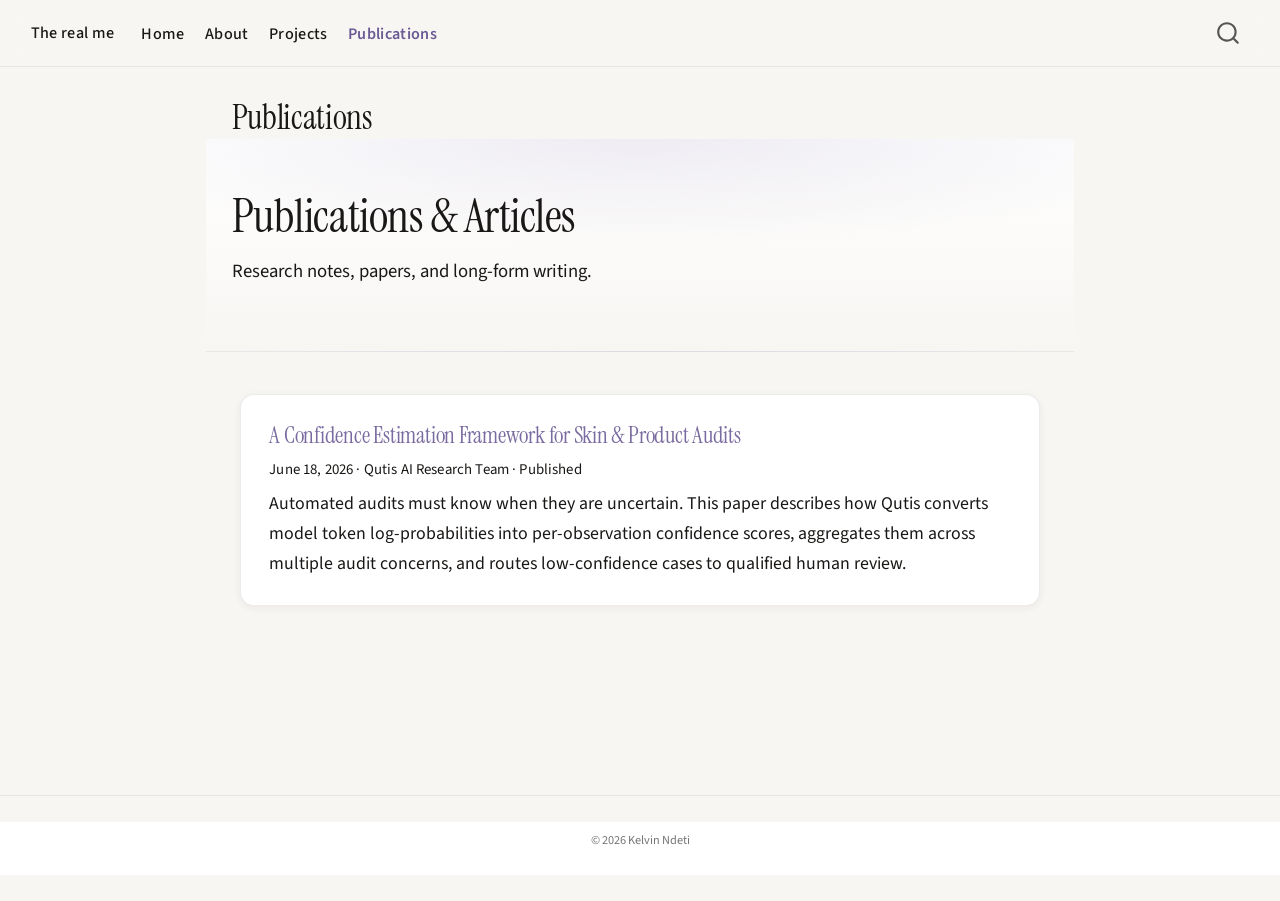
<file: publications.html>
<!DOCTYPE html>
<html xmlns="http://www.w3.org/1999/xhtml" lang="en" xml:lang="en"><head>

<meta charset="utf-8">
<meta name="generator" content="quarto-1.9.38">

<meta name="viewport" content="width=device-width, initial-scale=1.0, user-scalable=yes">


<title>Publications – The real me</title>
<style>
/* Default styles provided by pandoc.
** See https://pandoc.org/MANUAL.html#variables-for-html for config info.
*/
code{white-space: pre-wrap;}
span.smallcaps{font-variant: small-caps;}
div.columns{display: flex; gap: min(4vw, 1.5em);}
div.column{flex: auto; overflow-x: auto;}
div.hanging-indent{margin-left: 1.5em; text-indent: -1.5em;}
ul.task-list{list-style: none;}
ul.task-list li input[type="checkbox"] {
  width: 0.8em;
  margin: 0 0.8em 0.2em -1em; /* quarto-specific, see https://github.com/quarto-dev/quarto-cli/issues/4556 */ 
  vertical-align: middle;
}
</style>


<script src="site_libs/quarto-nav/quarto-nav.js"></script>
<script src="site_libs/quarto-nav/headroom.min.js"></script>
<script src="site_libs/clipboard/clipboard.min.js"></script>
<script src="site_libs/quarto-search/autocomplete.umd.js"></script>
<script src="site_libs/quarto-search/fuse.min.js"></script>
<script src="site_libs/quarto-search/quarto-search.js"></script>
<meta name="quarto:offset" content="./">
<script src="site_libs/quarto-html/quarto.js" type="module"></script>
<script src="site_libs/quarto-html/tabsets/tabsets.js" type="module"></script>
<script src="site_libs/quarto-html/popper.min.js"></script>
<script src="site_libs/quarto-html/tippy.umd.min.js"></script>
<script src="site_libs/quarto-html/anchor.min.js"></script>
<link href="site_libs/quarto-html/tippy.css" rel="stylesheet">
<link href="site_libs/quarto-html/quarto-syntax-highlighting-15634bcf2e68342d4ad2dfa704d543f6.css" rel="stylesheet" id="quarto-text-highlighting-styles">
<script src="site_libs/bootstrap/bootstrap.min.js"></script>
<link href="site_libs/bootstrap/bootstrap-icons.css" rel="stylesheet">
<link href="site_libs/bootstrap/bootstrap-540f71f7f7571f63f0aad695e52d0010.min.css" rel="stylesheet" append-hash="true" id="quarto-bootstrap" data-mode="light">
<script id="quarto-search-options" type="application/json">{
  "location": "navbar",
  "copy-button": false,
  "collapse-after": 3,
  "panel-placement": "end",
  "type": "overlay",
  "limit": 50,
  "keyboard-shortcut": [
    "f",
    "/",
    "s"
  ],
  "show-item-context": false,
  "language": {
    "search-no-results-text": "No results",
    "search-matching-documents-text": "matching documents",
    "search-copy-link-title": "Copy link to search",
    "search-hide-matches-text": "Hide additional matches",
    "search-more-match-text": "more match in this document",
    "search-more-matches-text": "more matches in this document",
    "search-clear-button-title": "Clear",
    "search-text-placeholder": "",
    "search-detached-cancel-button-title": "Cancel",
    "search-submit-button-title": "Submit",
    "search-label": "Search"
  }
}</script>


<link rel="stylesheet" href="styles.css">
</head>

<body class="nav-fixed fullcontent quarto-light">

<div id="quarto-search-results"></div>
  <header id="quarto-header" class="headroom fixed-top">
    <nav class="navbar navbar-expand-lg " data-bs-theme="dark">
      <div class="navbar-container container-fluid">
      <div class="navbar-brand-container mx-auto">
    <a class="navbar-brand" href="./index.html">
    <span class="navbar-title">The real me</span>
    </a>
  </div>
            <div id="quarto-search" class="" title="Search"></div>
          <button class="navbar-toggler" type="button" data-bs-toggle="collapse" data-bs-target="#navbarCollapse" aria-controls="navbarCollapse" role="menu" aria-expanded="false" aria-label="Toggle navigation" onclick="if (window.quartoToggleHeadroom) { window.quartoToggleHeadroom(); }">
  <span class="navbar-toggler-icon"></span>
</button>
          <div class="collapse navbar-collapse" id="navbarCollapse">
            <ul class="navbar-nav navbar-nav-scroll me-auto">
  <li class="nav-item">
    <a class="nav-link" href="./index.html"> 
<span class="menu-text">Home</span></a>
  </li>  
  <li class="nav-item">
    <a class="nav-link" href="./about.html"> 
<span class="menu-text">About</span></a>
  </li>  
  <li class="nav-item">
    <a class="nav-link" href="./projects.html"> 
<span class="menu-text">Projects</span></a>
  </li>  
  <li class="nav-item">
    <a class="nav-link active" href="./publications.html" aria-current="page"> 
<span class="menu-text">Publications</span></a>
  </li>  
</ul>
          </div> <!-- /navcollapse -->
            <div class="quarto-navbar-tools">
</div>
      </div> <!-- /container-fluid -->
    </nav>
</header>
<!-- content -->
<div id="quarto-content" class="quarto-container page-columns page-rows-contents page-layout-article page-navbar">
<!-- sidebar -->
<!-- margin-sidebar -->
    
<!-- main -->
<main class="content" id="quarto-document-content">

<header id="title-block-header" class="quarto-title-block default">
<div class="quarto-title">
<h1 class="title">Publications</h1>
</div>



<div class="quarto-title-meta">

    
  
    
  </div>
  


</header>


<section id="publications-articles" class="level1 page-header">
<h1>Publications &amp; Articles</h1>
<div class="page-lead">
<p>Research notes, papers, and long-form writing.</p>
</div>
</section>
<div class="page-content">
<div class="item-grid">
<section id="a-confidence-estimation-framework-for-skin-product-audits" class="level3 item-card">
<h3 class="anchored" data-anchor-id="a-confidence-estimation-framework-for-skin-product-audits"><a href="https://qurtis.tech/research/papers/confidence-estimation-framework">A Confidence Estimation Framework for Skin &amp; Product Audits</a></h3>
<div class="item-meta">
<p>June 18, 2026 · Qutis AI Research Team · Published</p>
</div>
<p>Automated audits must know when they are uncertain. This paper describes how Qutis converts model token log-probabilities into per-observation confidence scores, aggregates them across multiple audit concerns, and routes low-confidence cases to qualified human review.</p>
</section>
</div>
</div>



</main> <!-- /main -->
<script id="quarto-html-after-body" type="application/javascript">
  window.document.addEventListener("DOMContentLoaded", function (event) {
    const icon = "";
    const anchorJS = new window.AnchorJS();
    anchorJS.options = {
      placement: 'right',
      icon: icon
    };
    anchorJS.add('.anchored');
    const isCodeAnnotation = (el) => {
      for (const clz of el.classList) {
        if (clz.startsWith('code-annotation-')) {                     
          return true;
        }
      }
      return false;
    }
    const onCopySuccess = function(e) {
      // button target
      const button = e.trigger;
      // don't keep focus
      button.blur();
      // flash "checked"
      button.classList.add('code-copy-button-checked');
      var currentTitle = button.getAttribute("title");
      button.setAttribute("title", "Copied!");
      let tooltip;
      if (window.bootstrap) {
        button.setAttribute("data-bs-toggle", "tooltip");
        button.setAttribute("data-bs-placement", "left");
        button.setAttribute("data-bs-title", "Copied!");
        tooltip = new bootstrap.Tooltip(button, 
          { trigger: "manual", 
            customClass: "code-copy-button-tooltip",
            offset: [0, -8]});
        tooltip.show();    
      }
      setTimeout(function() {
        if (tooltip) {
          tooltip.hide();
          button.removeAttribute("data-bs-title");
          button.removeAttribute("data-bs-toggle");
          button.removeAttribute("data-bs-placement");
        }
        button.setAttribute("title", currentTitle);
        button.classList.remove('code-copy-button-checked');
      }, 1000);
      // clear code selection
      e.clearSelection();
    }
    const getTextToCopy = function(trigger) {
      const outerScaffold = trigger.parentElement.cloneNode(true);
      const codeEl = outerScaffold.querySelector('code');
      for (const childEl of codeEl.children) {
        if (isCodeAnnotation(childEl)) {
          childEl.remove();
        }
      }
      return codeEl.innerText;
    }
    const clipboard = new window.ClipboardJS('.code-copy-button:not([data-in-quarto-modal])', {
      text: getTextToCopy
    });
    clipboard.on('success', onCopySuccess);
    if (window.document.getElementById('quarto-embedded-source-code-modal')) {
      const clipboardModal = new window.ClipboardJS('.code-copy-button[data-in-quarto-modal]', {
        text: getTextToCopy,
        container: window.document.getElementById('quarto-embedded-source-code-modal')
      });
      clipboardModal.on('success', onCopySuccess);
    }
      var localhostRegex = new RegExp(/^(?:http|https):\/\/localhost\:?[0-9]*\//);
      var mailtoRegex = new RegExp(/^mailto:/);
        var filterRegex = new RegExp('/' + window.location.host + '/');
      var isInternal = (href) => {
          return filterRegex.test(href) || localhostRegex.test(href) || mailtoRegex.test(href);
      }
      // Inspect non-navigation links and adorn them if external
     var links = window.document.querySelectorAll('a[href]:not(.nav-link):not(.navbar-brand):not(.toc-action):not(.sidebar-link):not(.sidebar-item-toggle):not(.pagination-link):not(.no-external):not([aria-hidden]):not(.dropdown-item):not(.quarto-navigation-tool):not(.about-link)');
      for (var i=0; i<links.length; i++) {
        const link = links[i];
        if (!isInternal(link.href)) {
          // undo the damage that might have been done by quarto-nav.js in the case of
          // links that we want to consider external
          if (link.dataset.originalHref !== undefined) {
            link.href = link.dataset.originalHref;
          }
        }
      }
    function tippyHover(el, contentFn, onTriggerFn, onUntriggerFn) {
      const config = {
        allowHTML: true,
        maxWidth: 500,
        delay: 100,
        arrow: false,
        appendTo: function(el) {
            return el.parentElement;
        },
        interactive: true,
        interactiveBorder: 10,
        theme: 'quarto',
        placement: 'bottom-start',
      };
      if (contentFn) {
        config.content = contentFn;
      }
      if (onTriggerFn) {
        config.onTrigger = onTriggerFn;
      }
      if (onUntriggerFn) {
        config.onUntrigger = onUntriggerFn;
      }
      window.tippy(el, config); 
    }
    const noterefs = window.document.querySelectorAll('a[role="doc-noteref"]');
    for (var i=0; i<noterefs.length; i++) {
      const ref = noterefs[i];
      tippyHover(ref, function() {
        // use id or data attribute instead here
        let href = ref.getAttribute('data-footnote-href') || ref.getAttribute('href');
        try { href = new URL(href).hash; } catch {}
        const id = href.replace(/^#\/?/, "");
        const note = window.document.getElementById(id);
        if (note) {
          return note.innerHTML;
        } else {
          return "";
        }
      });
    }
    const xrefs = window.document.querySelectorAll('a.quarto-xref');
    const processXRef = (id, note) => {
      // Strip column container classes
      const stripColumnClz = (el) => {
        el.classList.remove("page-full", "page-columns");
        if (el.children) {
          for (const child of el.children) {
            stripColumnClz(child);
          }
        }
      }
      stripColumnClz(note)
      if (id === null || id.startsWith('sec-')) {
        // Special case sections, only their first couple elements
        const container = document.createElement("div");
        if (note.children && note.children.length > 2) {
          container.appendChild(note.children[0].cloneNode(true));
          for (let i = 1; i < note.children.length; i++) {
            const child = note.children[i];
            if (child.tagName === "P" && child.innerText === "") {
              continue;
            } else {
              container.appendChild(child.cloneNode(true));
              break;
            }
          }
          if (window.Quarto?.typesetMath) {
            window.Quarto.typesetMath(container);
          }
          return container.innerHTML
        } else {
          if (window.Quarto?.typesetMath) {
            window.Quarto.typesetMath(note);
          }
          return note.innerHTML;
        }
      } else {
        // Remove any anchor links if they are present
        const anchorLink = note.querySelector('a.anchorjs-link');
        if (anchorLink) {
          anchorLink.remove();
        }
        if (window.Quarto?.typesetMath) {
          window.Quarto.typesetMath(note);
        }
        if (note.classList.contains("callout")) {
          return note.outerHTML;
        } else {
          return note.innerHTML;
        }
      }
    }
    for (var i=0; i<xrefs.length; i++) {
      const xref = xrefs[i];
      tippyHover(xref, undefined, function(instance) {
        instance.disable();
        let url = xref.getAttribute('href');
        let hash = undefined; 
        if (url.startsWith('#')) {
          hash = url;
        } else {
          try { hash = new URL(url).hash; } catch {}
        }
        if (hash) {
          const id = hash.replace(/^#\/?/, "");
          const note = window.document.getElementById(id);
          if (note !== null) {
            try {
              const html = processXRef(id, note.cloneNode(true));
              instance.setContent(html);
            } finally {
              instance.enable();
              instance.show();
            }
          } else {
            // See if we can fetch this
            fetch(url.split('#')[0])
            .then(res => res.text())
            .then(html => {
              const parser = new DOMParser();
              const htmlDoc = parser.parseFromString(html, "text/html");
              const note = htmlDoc.getElementById(id);
              if (note !== null) {
                const html = processXRef(id, note);
                instance.setContent(html);
              } 
            }).finally(() => {
              instance.enable();
              instance.show();
            });
          }
        } else {
          // See if we can fetch a full url (with no hash to target)
          // This is a special case and we should probably do some content thinning / targeting
          fetch(url)
          .then(res => res.text())
          .then(html => {
            const parser = new DOMParser();
            const htmlDoc = parser.parseFromString(html, "text/html");
            const note = htmlDoc.querySelector('main.content');
            if (note !== null) {
              // This should only happen for chapter cross references
              // (since there is no id in the URL)
              // remove the first header
              if (note.children.length > 0 && note.children[0].tagName === "HEADER") {
                note.children[0].remove();
              }
              const html = processXRef(null, note);
              instance.setContent(html);
            } 
          }).finally(() => {
            instance.enable();
            instance.show();
          });
        }
      }, function(instance) {
      });
    }
        let selectedAnnoteEl;
        const selectorForAnnotation = ( cell, annotation) => {
          let cellAttr = 'data-code-cell="' + cell + '"';
          let lineAttr = 'data-code-annotation="' +  annotation + '"';
          const selector = 'span[' + cellAttr + '][' + lineAttr + ']';
          return selector;
        }
        const selectCodeLines = (annoteEl) => {
          const doc = window.document;
          const targetCell = annoteEl.getAttribute("data-target-cell");
          const targetAnnotation = annoteEl.getAttribute("data-target-annotation");
          const annoteSpan = window.document.querySelector(selectorForAnnotation(targetCell, targetAnnotation));
          const lines = annoteSpan.getAttribute("data-code-lines").split(",");
          const lineIds = lines.map((line) => {
            return targetCell + "-" + line;
          })
          let top = null;
          let height = null;
          let parent = null;
          if (lineIds.length > 0) {
              //compute the position of the single el (top and bottom and make a div)
              const el = window.document.getElementById(lineIds[0]);
              top = el.offsetTop;
              height = el.offsetHeight;
              parent = el.parentElement.parentElement;
            if (lineIds.length > 1) {
              const lastEl = window.document.getElementById(lineIds[lineIds.length - 1]);
              const bottom = lastEl.offsetTop + lastEl.offsetHeight;
              height = bottom - top;
            }
            if (top !== null && height !== null && parent !== null) {
              // cook up a div (if necessary) and position it 
              let div = window.document.getElementById("code-annotation-line-highlight");
              if (div === null) {
                div = window.document.createElement("div");
                div.setAttribute("id", "code-annotation-line-highlight");
                div.style.position = 'absolute';
                parent.appendChild(div);
              }
              div.style.top = top - 2 + "px";
              div.style.height = height + 4 + "px";
              div.style.left = 0;
              let gutterDiv = window.document.getElementById("code-annotation-line-highlight-gutter");
              if (gutterDiv === null) {
                gutterDiv = window.document.createElement("div");
                gutterDiv.setAttribute("id", "code-annotation-line-highlight-gutter");
                gutterDiv.style.position = 'absolute';
                const codeCell = window.document.getElementById(targetCell);
                const gutter = codeCell.querySelector('.code-annotation-gutter');
                gutter.appendChild(gutterDiv);
              }
              gutterDiv.style.top = top - 2 + "px";
              gutterDiv.style.height = height + 4 + "px";
            }
            selectedAnnoteEl = annoteEl;
          }
        };
        const unselectCodeLines = () => {
          const elementsIds = ["code-annotation-line-highlight", "code-annotation-line-highlight-gutter"];
          elementsIds.forEach((elId) => {
            const div = window.document.getElementById(elId);
            if (div) {
              div.remove();
            }
          });
          selectedAnnoteEl = undefined;
        };
          // Handle positioning of the toggle
      window.addEventListener(
        "resize",
        throttle(() => {
          elRect = undefined;
          if (selectedAnnoteEl) {
            selectCodeLines(selectedAnnoteEl);
          }
        }, 10)
      );
      function throttle(fn, ms) {
      let throttle = false;
      let timer;
        return (...args) => {
          if(!throttle) { // first call gets through
              fn.apply(this, args);
              throttle = true;
          } else { // all the others get throttled
              if(timer) clearTimeout(timer); // cancel #2
              timer = setTimeout(() => {
                fn.apply(this, args);
                timer = throttle = false;
              }, ms);
          }
        };
      }
        // Attach click handler to the DT
        const annoteDls = window.document.querySelectorAll('dt[data-target-cell]');
        for (const annoteDlNode of annoteDls) {
          annoteDlNode.addEventListener('click', (event) => {
            const clickedEl = event.target;
            if (clickedEl !== selectedAnnoteEl) {
              unselectCodeLines();
              const activeEl = window.document.querySelector('dt[data-target-cell].code-annotation-active');
              if (activeEl) {
                activeEl.classList.remove('code-annotation-active');
              }
              selectCodeLines(clickedEl);
              clickedEl.classList.add('code-annotation-active');
            } else {
              // Unselect the line
              unselectCodeLines();
              clickedEl.classList.remove('code-annotation-active');
            }
          });
        }
    const findCites = (el) => {
      const parentEl = el.parentElement;
      if (parentEl) {
        const cites = parentEl.dataset.cites;
        if (cites) {
          return {
            el,
            cites: cites.split(' ')
          };
        } else {
          return findCites(el.parentElement)
        }
      } else {
        return undefined;
      }
    };
    var bibliorefs = window.document.querySelectorAll('a[role="doc-biblioref"]');
    for (var i=0; i<bibliorefs.length; i++) {
      const ref = bibliorefs[i];
      const citeInfo = findCites(ref);
      if (citeInfo) {
        tippyHover(citeInfo.el, function() {
          var popup = window.document.createElement('div');
          citeInfo.cites.forEach(function(cite) {
            var citeDiv = window.document.createElement('div');
            citeDiv.classList.add('hanging-indent');
            citeDiv.classList.add('csl-entry');
            var biblioDiv = window.document.getElementById('ref-' + cite);
            if (biblioDiv) {
              citeDiv.innerHTML = biblioDiv.innerHTML;
            }
            popup.appendChild(citeDiv);
          });
          return popup.innerHTML;
        });
      }
    }
  });
  </script>
</div> <!-- /content -->
<footer class="footer">
  <div class="nav-footer">
    <div class="nav-footer-left">
      &nbsp;
    </div>   
    <div class="nav-footer-center">
<p>© 2026 Kelvin Ndeti</p>
</div>
    <div class="nav-footer-right">
      &nbsp;
    </div>
  </div>
</footer>




</body></html>
</file>
<file: site_libs/quarto-html/tippy.css>
.tippy-box[data-animation=fade][data-state=hidden]{opacity:0}[data-tippy-root]{max-width:calc(100vw - 10px)}.tippy-box{position:relative;background-color:#333;color:#fff;border-radius:4px;font-size:14px;line-height:1.4;white-space:normal;outline:0;transition-property:transform,visibility,opacity}.tippy-box[data-placement^=top]>.tippy-arrow{bottom:0}.tippy-box[data-placement^=top]>.tippy-arrow:before{bottom:-7px;left:0;border-width:8px 8px 0;border-top-color:initial;transform-origin:center top}.tippy-box[data-placement^=bottom]>.tippy-arrow{top:0}.tippy-box[data-placement^=bottom]>.tippy-arrow:before{top:-7px;left:0;border-width:0 8px 8px;border-bottom-color:initial;transform-origin:center bottom}.tippy-box[data-placement^=left]>.tippy-arrow{right:0}.tippy-box[data-placement^=left]>.tippy-arrow:before{border-width:8px 0 8px 8px;border-left-color:initial;right:-7px;transform-origin:center left}.tippy-box[data-placement^=right]>.tippy-arrow{left:0}.tippy-box[data-placement^=right]>.tippy-arrow:before{left:-7px;border-width:8px 8px 8px 0;border-right-color:initial;transform-origin:center right}.tippy-box[data-inertia][data-state=visible]{transition-timing-function:cubic-bezier(.54,1.5,.38,1.11)}.tippy-arrow{width:16px;height:16px;color:#333}.tippy-arrow:before{content:"";position:absolute;border-color:transparent;border-style:solid}.tippy-content{position:relative;padding:5px 9px;z-index:1}
</file>
<file: site_libs/quarto-html/quarto-syntax-highlighting-15634bcf2e68342d4ad2dfa704d543f6.css>
/* quarto syntax highlight colors */
:root {
  --quarto-hl-ot-color: #003B4F;
  --quarto-hl-at-color: #657422;
  --quarto-hl-ss-color: #20794D;
  --quarto-hl-an-color: #5E5E5E;
  --quarto-hl-fu-color: #4758AB;
  --quarto-hl-st-color: #20794D;
  --quarto-hl-cf-color: #003B4F;
  --quarto-hl-op-color: #5E5E5E;
  --quarto-hl-er-color: #AD0000;
  --quarto-hl-bn-color: #AD0000;
  --quarto-hl-al-color: #AD0000;
  --quarto-hl-va-color: #111111;
  --quarto-hl-bu-color: inherit;
  --quarto-hl-ex-color: inherit;
  --quarto-hl-pp-color: #AD0000;
  --quarto-hl-in-color: #5E5E5E;
  --quarto-hl-vs-color: #20794D;
  --quarto-hl-wa-color: #5E5E5E;
  --quarto-hl-do-color: #5E5E5E;
  --quarto-hl-im-color: #00769E;
  --quarto-hl-ch-color: #20794D;
  --quarto-hl-dt-color: #AD0000;
  --quarto-hl-fl-color: #AD0000;
  --quarto-hl-co-color: #5E5E5E;
  --quarto-hl-cv-color: #5E5E5E;
  --quarto-hl-cn-color: #8f5902;
  --quarto-hl-sc-color: #5E5E5E;
  --quarto-hl-dv-color: #AD0000;
  --quarto-hl-kw-color: #003B4F;
}

/* other quarto variables */
:root {
  --quarto-font-monospace: SFMono-Regular, Menlo, Monaco, Consolas, "Liberation Mono", "Courier New", monospace;
}

/* syntax highlight based on Pandoc's rules */
pre > code.sourceCode > span {
  color: #003B4F;
}

code.sourceCode > span {
  color: #003B4F;
}

div.sourceCode,
div.sourceCode pre.sourceCode {
  color: #003B4F;
}

/* Normal */
code span {
  color: #003B4F;
}

/* Alert */
code span.al {
  color: #AD0000;
  font-style: inherit;
}

/* Annotation */
code span.an {
  color: #5E5E5E;
  font-style: inherit;
}

/* Attribute */
code span.at {
  color: #657422;
  font-style: inherit;
}

/* BaseN */
code span.bn {
  color: #AD0000;
  font-style: inherit;
}

/* BuiltIn */
code span.bu {
  font-style: inherit;
}

/* ControlFlow */
code span.cf {
  color: #003B4F;
  font-weight: bold;
  font-style: inherit;
}

/* Char */
code span.ch {
  color: #20794D;
  font-style: inherit;
}

/* Constant */
code span.cn {
  color: #8f5902;
  font-style: inherit;
}

/* Comment */
code span.co {
  color: #5E5E5E;
  font-style: inherit;
}

/* CommentVar */
code span.cv {
  color: #5E5E5E;
  font-style: italic;
}

/* Documentation */
code span.do {
  color: #5E5E5E;
  font-style: italic;
}

/* DataType */
code span.dt {
  color: #AD0000;
  font-style: inherit;
}

/* DecVal */
code span.dv {
  color: #AD0000;
  font-style: inherit;
}

/* Error */
code span.er {
  color: #AD0000;
  font-style: inherit;
}

/* Extension */
code span.ex {
  font-style: inherit;
}

/* Float */
code span.fl {
  color: #AD0000;
  font-style: inherit;
}

/* Function */
code span.fu {
  color: #4758AB;
  font-style: inherit;
}

/* Import */
code span.im {
  color: #00769E;
  font-style: inherit;
}

/* Information */
code span.in {
  color: #5E5E5E;
  font-style: inherit;
}

/* Keyword */
code span.kw {
  color: #003B4F;
  font-weight: bold;
  font-style: inherit;
}

/* Operator */
code span.op {
  color: #5E5E5E;
  font-style: inherit;
}

/* Other */
code span.ot {
  color: #003B4F;
  font-style: inherit;
}

/* Preprocessor */
code span.pp {
  color: #AD0000;
  font-style: inherit;
}

/* SpecialChar */
code span.sc {
  color: #5E5E5E;
  font-style: inherit;
}

/* SpecialString */
code span.ss {
  color: #20794D;
  font-style: inherit;
}

/* String */
code span.st {
  color: #20794D;
  font-style: inherit;
}

/* Variable */
code span.va {
  color: #111111;
  font-style: inherit;
}

/* VerbatimString */
code span.vs {
  color: #20794D;
  font-style: inherit;
}

/* Warning */
code span.wa {
  color: #5E5E5E;
  font-style: italic;
}

.prevent-inlining {
  content: "</";
}

/*# sourceMappingURL=f23921c56f73e400b49028c9186a1aa0.css.map */
</file>
<file: styles.css>
/* The real me — site styles */

@import url("https://fonts.googleapis.com/css2?family=Instrument+Serif:ital@0;1&family=Source+Sans+3:ital,wght@0,400;0,500;0,600;0,700;1,400&display=swap");

:root {
  --bg: #f8f6f3;
  --bg-elevated: #ffffff;
  --text: #1a1816;
  --text-muted: #5f5a55;
  --accent: #6b5b95;
  --accent-soft: rgba(107, 91, 149, 0.12);
  --accent-hover: #554878;
  --border: rgba(26, 24, 22, 0.08);
  --shadow-sm: 0 2px 8px rgba(26, 24, 22, 0.06);
  --shadow-md: 0 8px 32px rgba(26, 24, 22, 0.08);
  --radius: 14px;
  --radius-lg: 24px;
  --font-serif: "Instrument Serif", Georgia, "Times New Roman", serif;
  --font-sans: "Source Sans 3", system-ui, -apple-system, sans-serif;
}

/* ---- Base ---- */

body {
  font-family: var(--font-sans);
  font-size: 1.05rem;
  line-height: 1.7;
  color: var(--text);
  background: var(--bg);
  -webkit-font-smoothing: antialiased;
}

h1,
h2,
h3,
h4 {
  font-family: var(--font-serif);
  font-weight: 400;
  letter-spacing: -0.01em;
  color: var(--text);
}

#quarto-content {
  padding-top: 0;
}

/* ---- Navbar ---- */

.navbar {
  background: rgba(248, 246, 243, 0.85) !important;
  backdrop-filter: blur(12px);
  -webkit-backdrop-filter: blur(12px);
  border-bottom: 1px solid var(--border);
  padding-top: 0.6rem;
  padding-bottom: 0.6rem;
}

.navbar-brand,
.navbar-nav .nav-link {
  font-family: var(--font-sans);
  font-weight: 500;
  font-size: 0.95rem;
  color: var(--text) !important;
  letter-spacing: 0.02em;
}

.navbar-nav .nav-link:hover,
.navbar-nav .nav-link:focus {
  color: var(--accent) !important;
}

.navbar-nav .nav-link.active {
  color: var(--accent) !important;
  font-weight: 600;
}

/* ---- Shared page layout ---- */

.page-header {
  margin: -1rem -1.5rem 2.5rem;
  padding: 3rem 1.5rem 2.75rem;
  background:
    radial-gradient(ellipse 70% 55% at 50% -5%, var(--accent-soft), transparent),
    linear-gradient(180deg, var(--bg-elevated) 0%, var(--bg) 100%);
  border-bottom: 1px solid var(--border);
  text-align: center;
}

.page-header h1 {
  font-size: clamp(2rem, 4vw, 2.75rem);
  margin: 0 0 0.75rem;
  line-height: 1.15;
}

.page-lead {
  max-width: 560px;
  margin: 0 auto;
  font-size: 1.1rem;
  line-height: 1.65;
  color: var(--text-muted);
}

.page-content {
  max-width: 820px;
  margin: 0 auto;
  padding: 0 0.5rem 3rem;
  display: grid;
  gap: 1rem;
}

.content-card,
.item-card,
.post-card {
  background: var(--bg-elevated);
  border: 1px solid var(--border);
  border-radius: var(--radius);
  padding: 1.5rem 1.65rem;
  box-shadow: var(--shadow-sm);
  transition: border-color 0.25s ease, box-shadow 0.25s ease, transform 0.25s ease;
}

.content-card:hover,
.item-card:hover {
  border-color: rgba(107, 91, 149, 0.2);
  box-shadow: var(--shadow-md);
}

.content-card p:last-child,
.post-body p:last-child {
  margin-bottom: 0;
}

/* ---- Hero (home) ---- */

.hero {
  margin: -1rem -1.5rem 3rem;
  padding: 3.5rem 1.5rem 4rem;
  background:
    radial-gradient(ellipse 80% 60% at 50% -10%, var(--accent-soft), transparent),
    linear-gradient(180deg, var(--bg-elevated) 0%, var(--bg) 100%);
  border-bottom: 1px solid var(--border);
}

.hero-inner {
  max-width: 820px;
  margin: 0 auto;
  display: flex;
  flex-direction: column;
  align-items: center;
  text-align: center;
  gap: 2rem;
}

.profile-photo {
  width: 220px;
  height: 220px;
  object-fit: cover;
  object-position: center top;
  border-radius: 50%;
  border: 4px solid var(--bg-elevated);
  box-shadow:
    0 0 0 1px var(--border),
    var(--shadow-md),
    0 0 48px var(--accent-soft);
  transition: transform 0.35s ease, box-shadow 0.35s ease;
}

.profile-photo:hover {
  transform: scale(1.02);
  box-shadow:
    0 0 0 1px var(--border),
    0 12px 40px rgba(26, 24, 22, 0.12),
    0 0 64px var(--accent-soft);
}

.profile-photo-sm {
  width: 96px;
  height: 96px;
  object-fit: cover;
  object-position: center top;
  border-radius: 50%;
  border: 3px solid var(--bg-elevated);
  box-shadow:
    0 0 0 1px var(--border),
    var(--shadow-sm),
    0 0 24px var(--accent-soft);
}

.profile-card {
  display: flex;
  align-items: center;
  gap: 1.25rem;
}

.profile-card-text {
  color: var(--text-muted);
  line-height: 1.5;
}

.profile-card-text strong {
  display: block;
  font-size: 1.1rem;
  color: var(--text);
  margin-bottom: 0.15rem;
}

.hero-text {
  max-width: 540px;
}

.hero-name {
  font-family: var(--font-serif);
  font-size: clamp(2.4rem, 5vw, 3.2rem);
  font-weight: 400;
  margin: 0 0 0.75rem;
  line-height: 1.15;
  color: var(--text);
}

.hero-tagline {
  font-size: 1.15rem;
  line-height: 1.65;
  color: var(--text-muted);
  margin-bottom: 1.75rem;
}

.hero-tagline strong {
  color: var(--text);
  font-weight: 600;
}

.hero-link,
.back-link {
  display: inline-block;
  font-family: var(--font-sans);
  font-size: 0.92rem;
  font-weight: 600;
  color: var(--accent);
  text-decoration: none;
  transition: color 0.2s ease, transform 0.2s ease;
}

.hero-link {
  padding: 0.55rem 1.4rem;
  border: 1.5px solid var(--accent);
  border-radius: 999px;
  transition: background 0.25s ease, color 0.25s ease, transform 0.2s ease;
}

.hero-link:hover {
  background: var(--accent);
  color: #fff;
  transform: translateY(-1px);
  text-decoration: none;
}

.back-link:hover {
  color: var(--accent-hover);
  transform: translateX(-2px);
}

/* ---- Sections (home) ---- */

.section {
  max-width: 820px;
  margin: 0 auto;
  padding: 0 0.5rem 3rem;
}

.section h2 {
  font-size: 1.75rem;
  margin-bottom: 1.5rem;
  padding-bottom: 0.5rem;
  border-bottom: 1px solid var(--border);
}

/* ---- Grids & cards ---- */

.posts-grid,
.item-grid {
  display: grid;
  gap: 1rem;
}

.post-card:hover,
.item-card:hover {
  transform: translateY(-2px);
}

.post-card h3,
.item-card h3 {
  font-family: var(--font-serif);
  font-size: 1.35rem;
  margin: 0 0 0.4rem;
  line-height: 1.3;
}

.post-card a,
.item-card a {
  color: var(--text);
  text-decoration: none;
}

.post-card a:hover {
  color: var(--accent);
}

.post-meta,
.item-meta {
  font-size: 0.875rem;
  color: var(--text-muted);
  letter-spacing: 0.01em;
  margin-bottom: 0.35rem;
}

.item-card p:last-child {
  margin-bottom: 0;
  color: var(--text-muted);
}

/* ---- Post pages ---- */

.post-header {
  margin: -1rem -1.5rem 2rem;
  padding: 2.5rem 1.5rem 2rem;
  background:
    radial-gradient(ellipse 65% 50% at 50% 0%, var(--accent-soft), transparent),
    linear-gradient(180deg, var(--bg-elevated) 0%, var(--bg) 100%);
  border-bottom: 1px solid var(--border);
  max-width: none;
}

.post-header h1 {
  font-size: clamp(1.85rem, 4vw, 2.6rem);
  margin: 0.75rem 0 1rem;
  line-height: 1.2;
  max-width: 820px;
  margin-left: auto;
  margin-right: auto;
}

.post-header .back-link {
  max-width: 820px;
  margin: 0 auto;
  display: block;
}

.post-meta-bar {
  max-width: 820px;
  margin: 0 auto;
  display: flex;
  flex-wrap: wrap;
  align-items: center;
  gap: 0.75rem 1rem;
}

.post-date {
  font-size: 0.9rem;
  color: var(--text-muted);
  font-weight: 500;
}

.tag-list {
  display: flex;
  flex-wrap: wrap;
  gap: 0.4rem;
}

.tag {
  display: inline-block;
  font-size: 0.78rem;
  font-weight: 600;
  letter-spacing: 0.03em;
  text-transform: lowercase;
  color: var(--accent);
  background: var(--accent-soft);
  padding: 0.25rem 0.65rem;
  border-radius: 999px;
  text-decoration: none;
  pointer-events: none;
}

.post-body {
  font-size: 1.06rem;
}

/* ---- Typography & prose ---- */

#quarto-content main.content p,
.content-card p,
.post-body p {
  color: var(--text);
}

#quarto-content main.content a,
.content-card a,
.post-body a {
  color: var(--accent);
  text-decoration-thickness: 1px;
  text-underline-offset: 3px;
}

#quarto-content main.content a:hover,
.content-card a:hover,
.post-body a:hover {
  color: var(--accent-hover);
}

#quarto-content main.content blockquote,
.content-card blockquote,
.post-body blockquote {
  border-left: 3px solid var(--accent);
  background: var(--accent-soft);
  margin: 1.5rem 0;
  padding: 1rem 1.25rem;
  border-radius: 0 var(--radius) var(--radius) 0;
  color: var(--text-muted);
}

#quarto-content main.content pre,
.content-card pre,
.post-body pre {
  border: 1px solid var(--border);
  border-radius: var(--radius);
  box-shadow: var(--shadow-sm);
}

#quarto-content main.content code,
.content-card code,
.post-body code {
  color: var(--accent-hover);
  background: var(--accent-soft);
  padding: 0.12rem 0.35rem;
  border-radius: 4px;
  font-size: 0.92em;
}

#quarto-content main.content pre code,
.content-card pre code,
.post-body pre code {
  background: transparent;
  padding: 0;
  color: inherit;
}

/* ---- TOC sidebar ---- */

#TOC {
  border: 1px solid var(--border);
  border-radius: var(--radius);
  background: var(--bg-elevated);
  box-shadow: var(--shadow-sm);
  padding: 1rem 1.1rem;
}

#TOC .toc-title {
  font-family: var(--font-serif);
  font-size: 1rem;
  margin-bottom: 0.5rem;
}

#TOC a {
  color: var(--text-muted);
  text-decoration: none;
}

#TOC a:hover,
#TOC a.active {
  color: var(--accent);
}

/* ---- Footer ---- */

footer.footer {
  border-top: 1px solid var(--border);
  background: var(--bg);
  color: var(--text-muted);
  font-size: 0.875rem;
  padding: 1.5rem 0;
}

/* ---- Responsive ---- */

@media (min-width: 640px) {
  .hero-inner {
    flex-direction: row;
    text-align: left;
    gap: 2.75rem;
  }

  .profile-photo {
    width: 240px;
    height: 240px;
    flex-shrink: 0;
  }

  .page-header,
  .post-header {
    text-align: left;
  }

  .page-lead {
    margin-left: 0;
    margin-right: auto;
  }
}

@media (max-width: 576px) {
  .hero,
  .page-header,
  .post-header {
    margin-left: -0.75rem;
    margin-right: -0.75rem;
    padding-left: 1rem;
    padding-right: 1rem;
  }

  .profile-card {
    flex-direction: column;
    text-align: center;
  }
}
</file>
